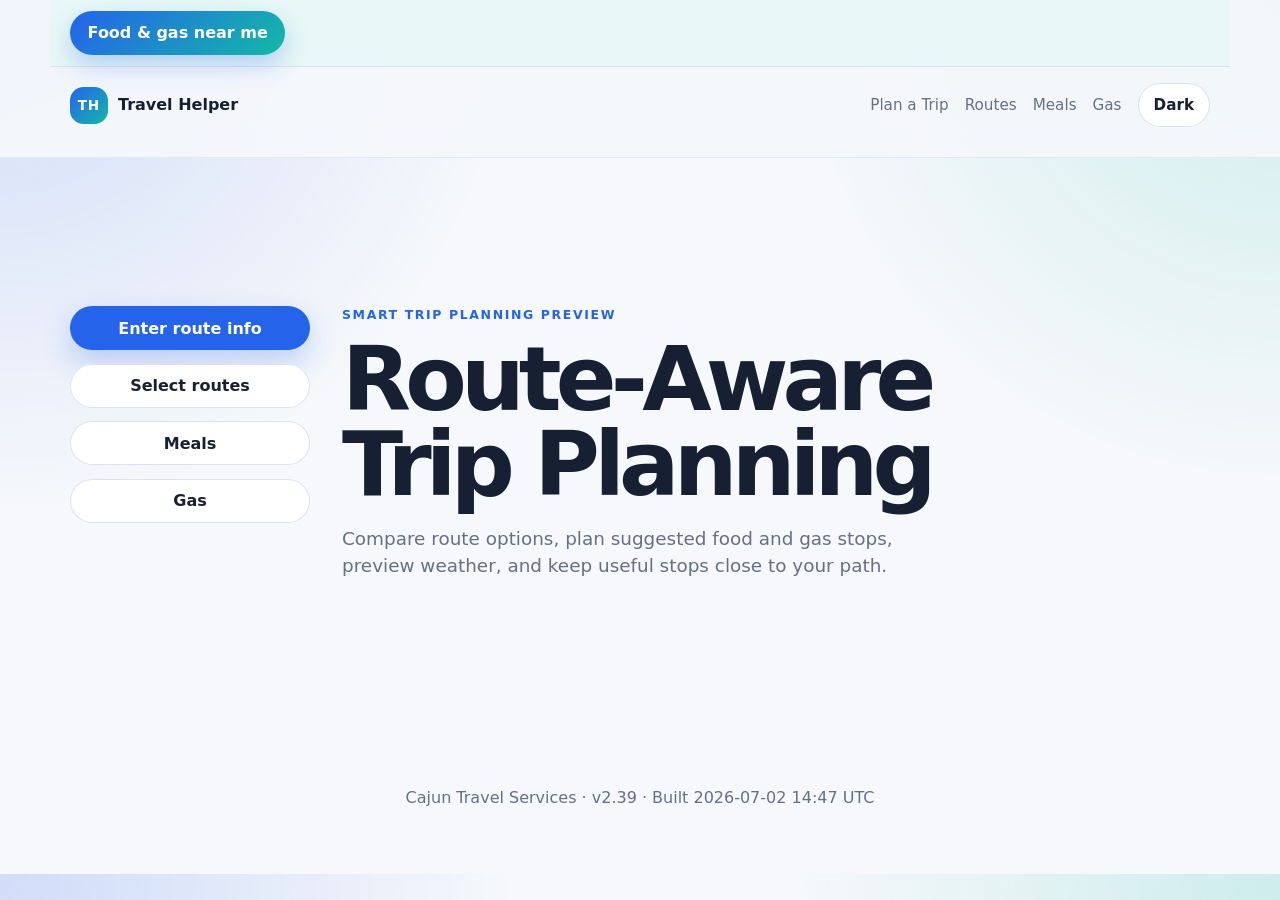
<file: index.html>
<!doctype html>
<html lang="en">
  <head>
    <meta charset="UTF-8" />
    <meta name="viewport" content="width=device-width, initial-scale=1.0" />
    <title>Travel Helper</title>
    <link rel="stylesheet" href="styles.css?v=2.39" />
  </head>
  <body data-current-page="home">
    <header class="site-header">
      <div class="site-utility-bar" aria-label="Quick actions">
        <button type="button" class="near-me-trigger" id="nearMeButton" aria-label="Find food and gas near your current location">
          <span class="near-me-trigger-text" id="nearMeButtonText">Food &amp; gas near me</span>
          <span class="wait-cursor near-me-wait" id="nearMeWait" hidden aria-hidden="true"></span>
        </button>
        <p class="near-me-status" id="nearMeStatus" role="status" aria-live="polite"></p>
      </div>
      <nav class="nav" aria-label="Primary navigation">
        <a class="brand" href="index.html" aria-label="Travel Helper home">
          <span class="brand-mark">TH</span>
          <span>Travel Helper</span>
        </a>
        <div class="nav-actions">
          <a class="nav-link" href="route-info.html">Plan a Trip</a>
          <a class="nav-link" href="routes.html">Routes</a>
          <a class="nav-link" href="meals.html">Meals</a>
          <a class="nav-link" href="gas.html">Gas</a>
          <button class="theme-toggle" id="themeToggle" type="button" aria-label="Toggle dark mode">
            <span id="themeLabel">Dark</span>
          </button>
        </div>
      </nav>
      <div class="near-me-bar" aria-label="Food and gas near your current location">
        <div class="near-me-results restaurant-list" id="nearMeResults" hidden></div>
      </div>
    </header>

    <main id="top">
      <section class="hero">
        <div class="hero-copy">
          <p class="eyebrow">Smart trip planning preview</p>
          <h1>Route-Aware Trip Planning</h1>
          <p class="hero-text">
            Compare route options, plan suggested food and gas stops, preview weather, and keep
            useful stops close to your path.
          </p>
          <div class="hero-actions page-actions" aria-label="Trip planning pages">
            <a class="button button-primary" href="route-info.html">Enter route info</a>
            <a class="button button-secondary" href="routes.html">Select routes</a>
            <a class="button button-secondary" href="meals.html">Meals</a>
            <a class="button button-secondary" href="gas.html">Gas</a>
          </div>
        </div>
      </section>
    </main>

    <footer class="site-footer">
      <p>Cajun Travel Services · v2.39 · Built 2026-07-02 14:47 UTC</p>
    </footer>

    <script type="module" src="js/pages/home.js?v=2.39"></script>
  </body>
</html>
</file>
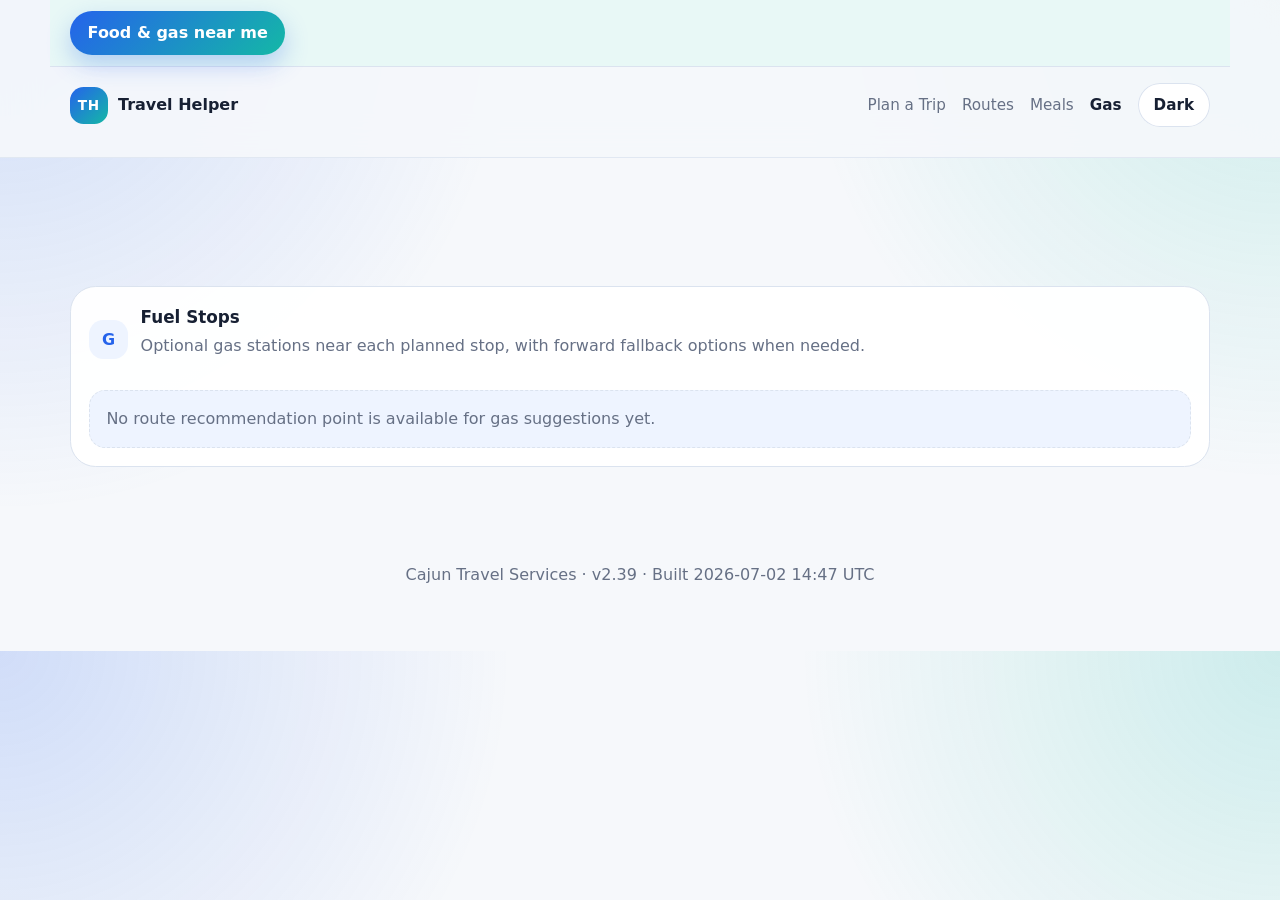
<file: gas.html>
<!doctype html>
<html lang="en">
  <head>
    <meta charset="UTF-8" />
    <meta name="viewport" content="width=device-width, initial-scale=1.0" />
    <title>Gas · Travel Helper</title>
    <link rel="stylesheet" href="styles.css?v=2.39" />
  </head>
  <body data-current-page="gas">
    <header class="site-header">
      <div class="site-utility-bar" aria-label="Quick actions">
        <button type="button" class="near-me-trigger" id="nearMeButton" aria-label="Find food and gas near your current location">
          <span class="near-me-trigger-text" id="nearMeButtonText">Food &amp; gas near me</span>
          <span class="wait-cursor near-me-wait" id="nearMeWait" hidden aria-hidden="true"></span>
        </button>
        <p class="near-me-status" id="nearMeStatus" role="status" aria-live="polite"></p>
      </div>
      <nav class="nav" aria-label="Primary navigation">
        <a class="brand" href="index.html" aria-label="Travel Helper home">
          <span class="brand-mark">TH</span>
          <span>Travel Helper</span>
        </a>
        <div class="nav-actions">
          <a class="nav-link" href="route-info.html">Plan a Trip</a>
          <a class="nav-link" href="routes.html">Routes</a>
          <a class="nav-link" href="meals.html">Meals</a>
          <a class="nav-link" href="gas.html">Gas</a>
          <button class="theme-toggle" id="themeToggle" type="button" aria-label="Toggle dark mode">
            <span id="themeLabel">Dark</span>
          </button>
        </div>
      </nav>
      <div class="near-me-bar" aria-label="Food and gas near your current location">
        <div class="near-me-results restaurant-list" id="nearMeResults" hidden></div>
      </div>
    </header>

    <main id="top">
      <section class="details-layout" aria-label="Gas recommendations">
        <article class="insight-card">
          <div class="card-header">
            <span class="icon-bubble">G</span>
            <div>
              <h3>Fuel Stops</h3>
              <p>Optional gas stations near each planned stop, with forward fallback options when needed.</p>
            </div>
          </div>
          <div id="gasPanel" class="empty-state">Select a route to load gas suggestions.</div>
        </article>
      </section>
    </main>

    <footer class="site-footer">
      <p>Cajun Travel Services · v2.39 · Built 2026-07-02 14:47 UTC</p>
    </footer>

    <script type="module" src="js/pages/gas.js?v=2.39"></script>
  </body>
</html>
</file>
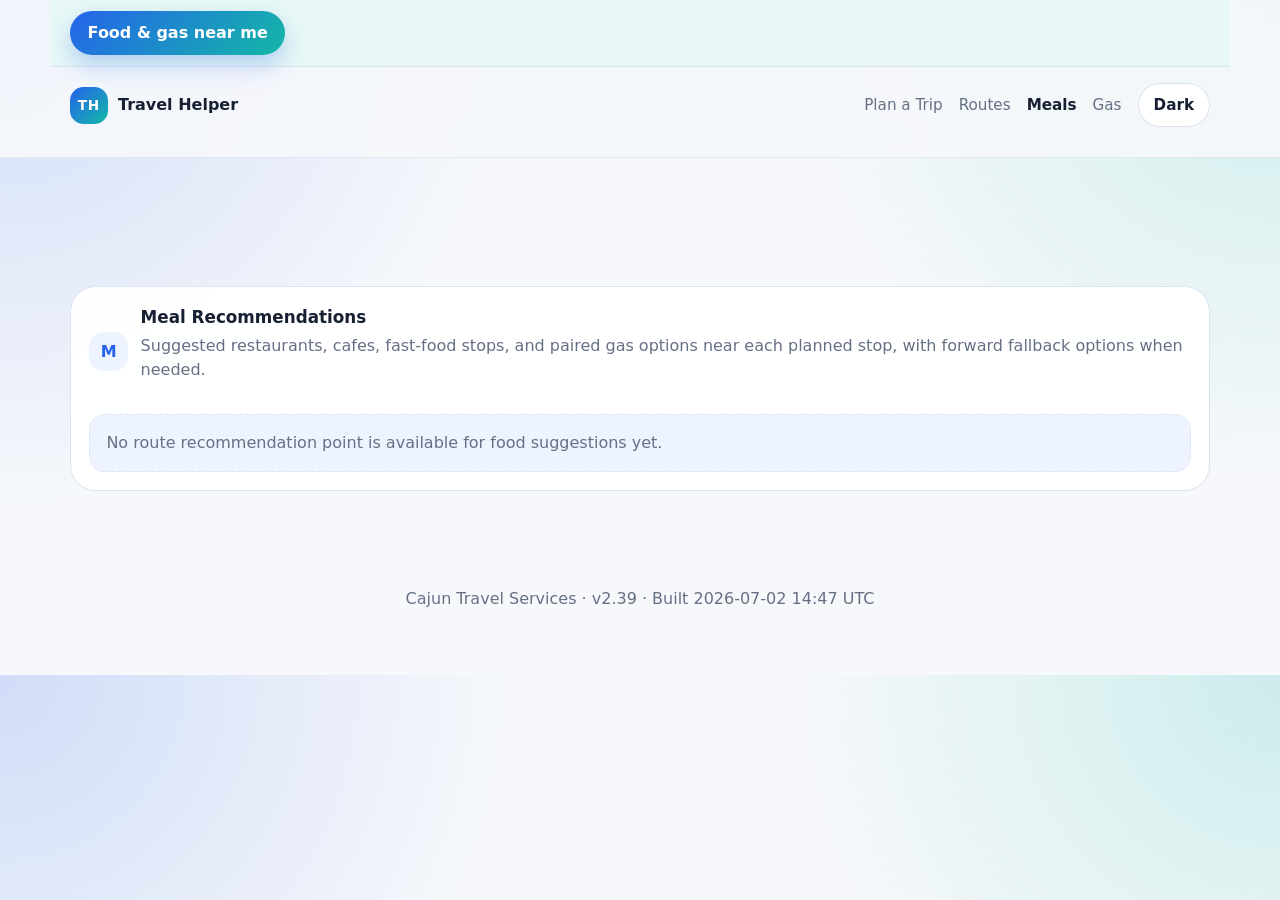
<file: meals.html>
<!doctype html>
<html lang="en">
  <head>
    <meta charset="UTF-8" />
    <meta name="viewport" content="width=device-width, initial-scale=1.0" />
    <title>Meals · Travel Helper</title>
    <link rel="stylesheet" href="styles.css?v=2.39" />
  </head>
  <body data-current-page="meals">
    <header class="site-header">
      <div class="site-utility-bar" aria-label="Quick actions">
        <button type="button" class="near-me-trigger" id="nearMeButton" aria-label="Find food and gas near your current location">
          <span class="near-me-trigger-text" id="nearMeButtonText">Food &amp; gas near me</span>
          <span class="wait-cursor near-me-wait" id="nearMeWait" hidden aria-hidden="true"></span>
        </button>
        <p class="near-me-status" id="nearMeStatus" role="status" aria-live="polite"></p>
      </div>
      <nav class="nav" aria-label="Primary navigation">
        <a class="brand" href="index.html" aria-label="Travel Helper home">
          <span class="brand-mark">TH</span>
          <span>Travel Helper</span>
        </a>
        <div class="nav-actions">
          <a class="nav-link" href="route-info.html">Plan a Trip</a>
          <a class="nav-link" href="routes.html">Routes</a>
          <a class="nav-link" href="meals.html">Meals</a>
          <a class="nav-link" href="gas.html">Gas</a>
          <button class="theme-toggle" id="themeToggle" type="button" aria-label="Toggle dark mode">
            <span id="themeLabel">Dark</span>
          </button>
        </div>
      </nav>
      <div class="near-me-bar" aria-label="Food and gas near your current location">
        <div class="near-me-results restaurant-list" id="nearMeResults" hidden></div>
      </div>
    </header>

    <main id="top">
      <section class="details-layout" aria-label="Meal recommendations">
        <article class="insight-card">
          <div class="card-header">
            <span class="icon-bubble">M</span>
            <div>
              <h3>Meal Recommendations</h3>
              <p>Suggested restaurants, cafes, fast-food stops, and paired gas options near each planned stop, with forward fallback options when needed.</p>
            </div>
          </div>
          <div class="restaurant-list" id="restaurantList"></div>
        </article>
      </section>
    </main>

    <footer class="site-footer">
      <p>Cajun Travel Services · v2.39 · Built 2026-07-02 14:47 UTC</p>
    </footer>

    <script type="module" src="js/pages/meals.js?v=2.39"></script>
  </body>
</html>
</file>
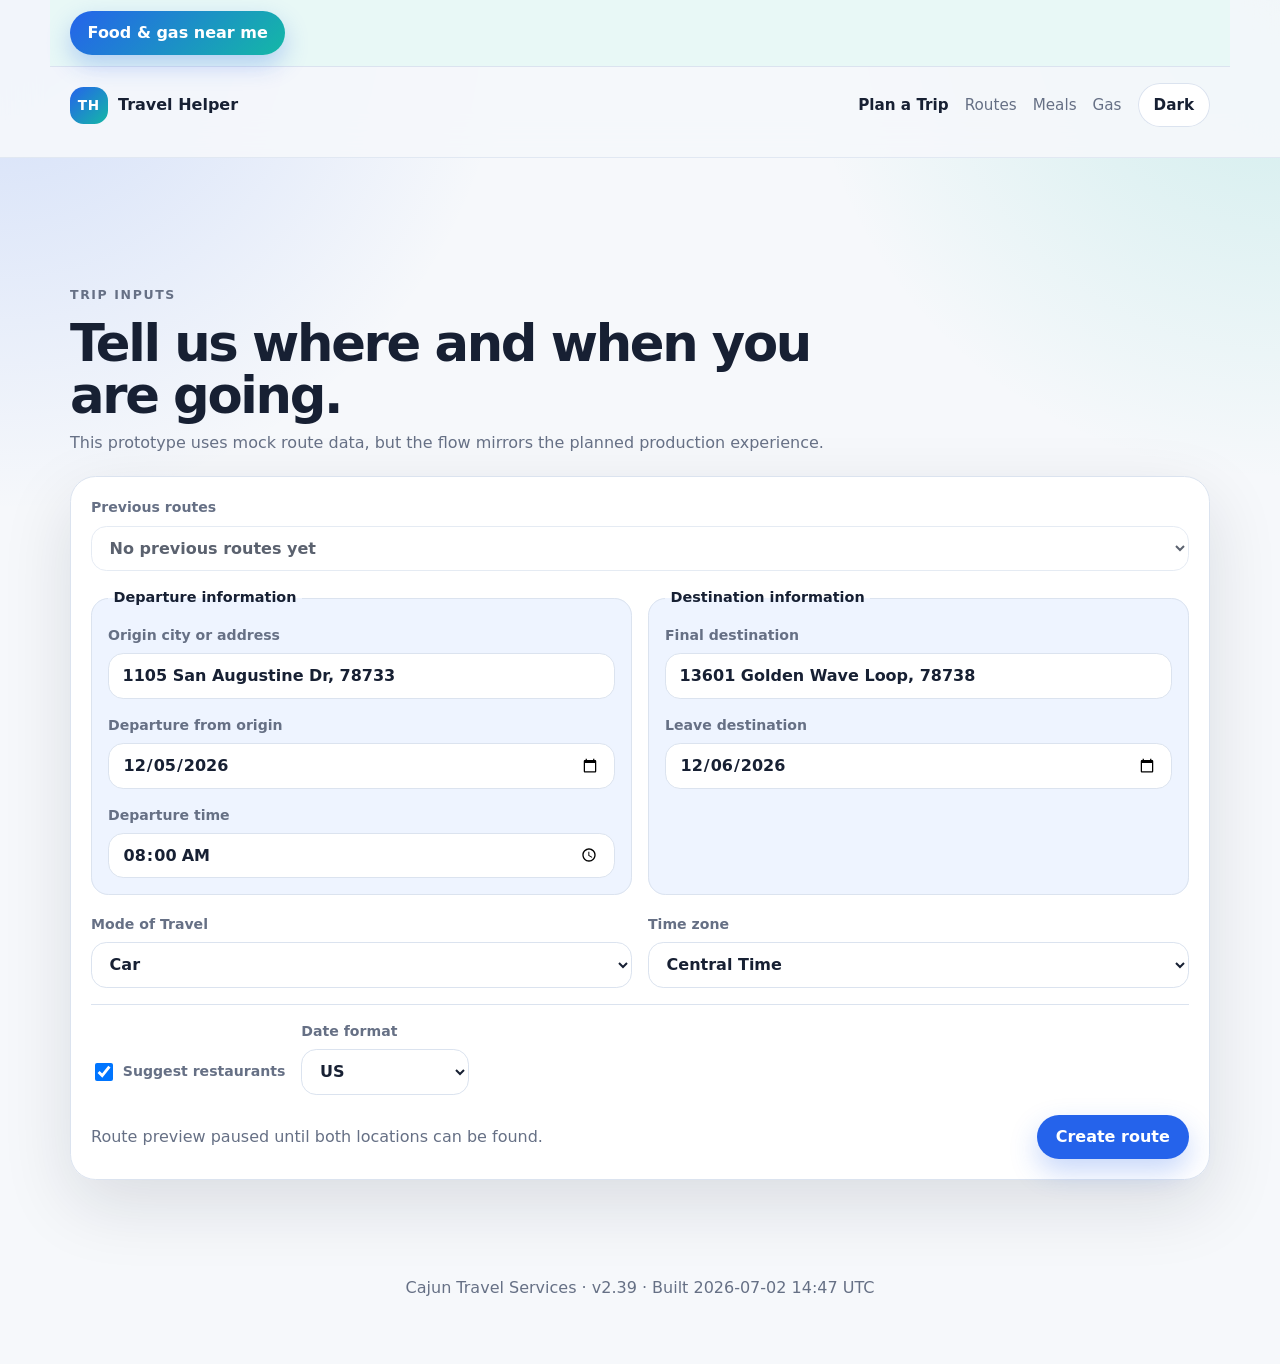
<file: route-info.html>
<!doctype html>
<html lang="en">
  <head>
    <meta charset="UTF-8" />
    <meta name="viewport" content="width=device-width, initial-scale=1.0" />
    <title>Route Info · Travel Helper</title>
    <link rel="stylesheet" href="styles.css?v=2.39" />
  </head>
  <body data-current-page="route-info">
    <header class="site-header">
      <div class="site-utility-bar" aria-label="Quick actions">
        <button type="button" class="near-me-trigger" id="nearMeButton" aria-label="Find food and gas near your current location">
          <span class="near-me-trigger-text" id="nearMeButtonText">Food &amp; gas near me</span>
          <span class="wait-cursor near-me-wait" id="nearMeWait" hidden aria-hidden="true"></span>
        </button>
        <p class="near-me-status" id="nearMeStatus" role="status" aria-live="polite"></p>
      </div>
      <nav class="nav" aria-label="Primary navigation">
        <a class="brand" href="index.html" aria-label="Travel Helper home">
          <span class="brand-mark">TH</span>
          <span>Travel Helper</span>
        </a>
        <div class="nav-actions">
          <a class="nav-link" href="route-info.html">Plan a Trip</a>
          <a class="nav-link" href="routes.html">Routes</a>
          <a class="nav-link" href="meals.html">Meals</a>
          <a class="nav-link" href="gas.html">Gas</a>
          <button class="theme-toggle" id="themeToggle" type="button" aria-label="Toggle dark mode">
            <span id="themeLabel">Dark</span>
          </button>
        </div>
      </nav>
      <div class="near-me-bar" aria-label="Food and gas near your current location">
        <div class="near-me-results restaurant-list" id="nearMeResults" hidden></div>
      </div>
    </header>

    <main id="top">
      <section class="planner-section" id="planner" aria-labelledby="plannerTitle">
        <div class="section-heading">
          <p class="eyebrow">Trip inputs</p>
          <h2 id="plannerTitle">Tell us where and when you are going.</h2>
          <p>
            This prototype uses mock route data, but the flow mirrors the planned production
            experience.
          </p>
        </div>

        <form class="planner-card" id="tripForm">
          <label class="recent-routes-label">
            Previous routes
            <select id="recentRoutesSelect" name="recentRoutes" aria-label="Previous routes">
              <option value="">Select a previous route...</option>
            </select>
          </label>

          <div class="form-grid">
            <div class="form-columns">
              <fieldset class="form-column">
                <legend>Departure information</legend>
                <label>
                  Origin city or address
                  <input
                    id="origin"
                    name="origin"
                    type="text"
                    placeholder="1105 San Augustine Dr, 78733"
                    list="originSuggestions"
                    autocomplete="street-address"
                    required
                  />
                  <datalist id="originSuggestions"></datalist>
                </label>
                <label>
                  Departure from origin
                  <input id="departDate" name="departDate" type="date" required />
                </label>
                <label>
                  Departure time
                  <input id="departTime" name="departTime" type="time" value="08:00" required />
                </label>
              </fieldset>
              <fieldset class="form-column">
                <legend>Destination information</legend>
                <label>
                  Final destination
                  <input
                    id="destination"
                    name="destination"
                    type="text"
                    placeholder="13601 Golden Wave Loop, 78738"
                    list="destinationSuggestions"
                    autocomplete="street-address"
                    required
                  />
                  <datalist id="destinationSuggestions"></datalist>
                </label>
                <label>
                  Leave destination
                  <input id="returnDate" name="returnDate" type="date" required />
                </label>
              </fieldset>
            </div>
            <div class="form-secondary-row">
              <label>
                Mode of Travel
                <select id="mode" name="mode">
                  <option>Car</option>
                  <option>Train</option>
                  <option>Bus</option>
                  <option>Airplane</option>
                </select>
              </label>
              <label>
                Time zone
                <select id="timezone" name="timezone">
                  <option value="America/Chicago">Central Time</option>
                  <option value="America/New_York">Eastern Time</option>
                  <option value="America/Denver">Mountain Time</option>
                  <option value="America/Los_Angeles">Pacific Time</option>
                  <option value="UTC">UTC</option>
                </select>
              </label>
            </div>
          </div>

          <div class="preference-row" aria-label="Trip preferences">
            <label class="check-option">
              <input id="restaurantToggle" type="checkbox" checked />
              Suggest restaurants
            </label>
            <label class="preference-select">
              Date format
              <select id="dateFormat">
                <option value="en-US">US</option>
                <option value="en-GB">International</option>
                <option value="de-DE">Germany</option>
                <option value="ja-JP">Japan</option>
              </select>
            </label>
          </div>

          <div class="form-footer">
            <p class="form-message" id="formMessage" role="status">
              Fill out the form to create route recommendations.
            </p>
            <button class="button button-primary" type="submit">Create route</button>
          </div>
        </form>
      </section>
    </main>

    <footer class="site-footer">
      <p>Cajun Travel Services · v2.39 · Built 2026-07-02 14:47 UTC</p>
    </footer>

    <script type="module" src="js/pages/route-info.js?v=2.39"></script>
  </body>
</html>
</file>
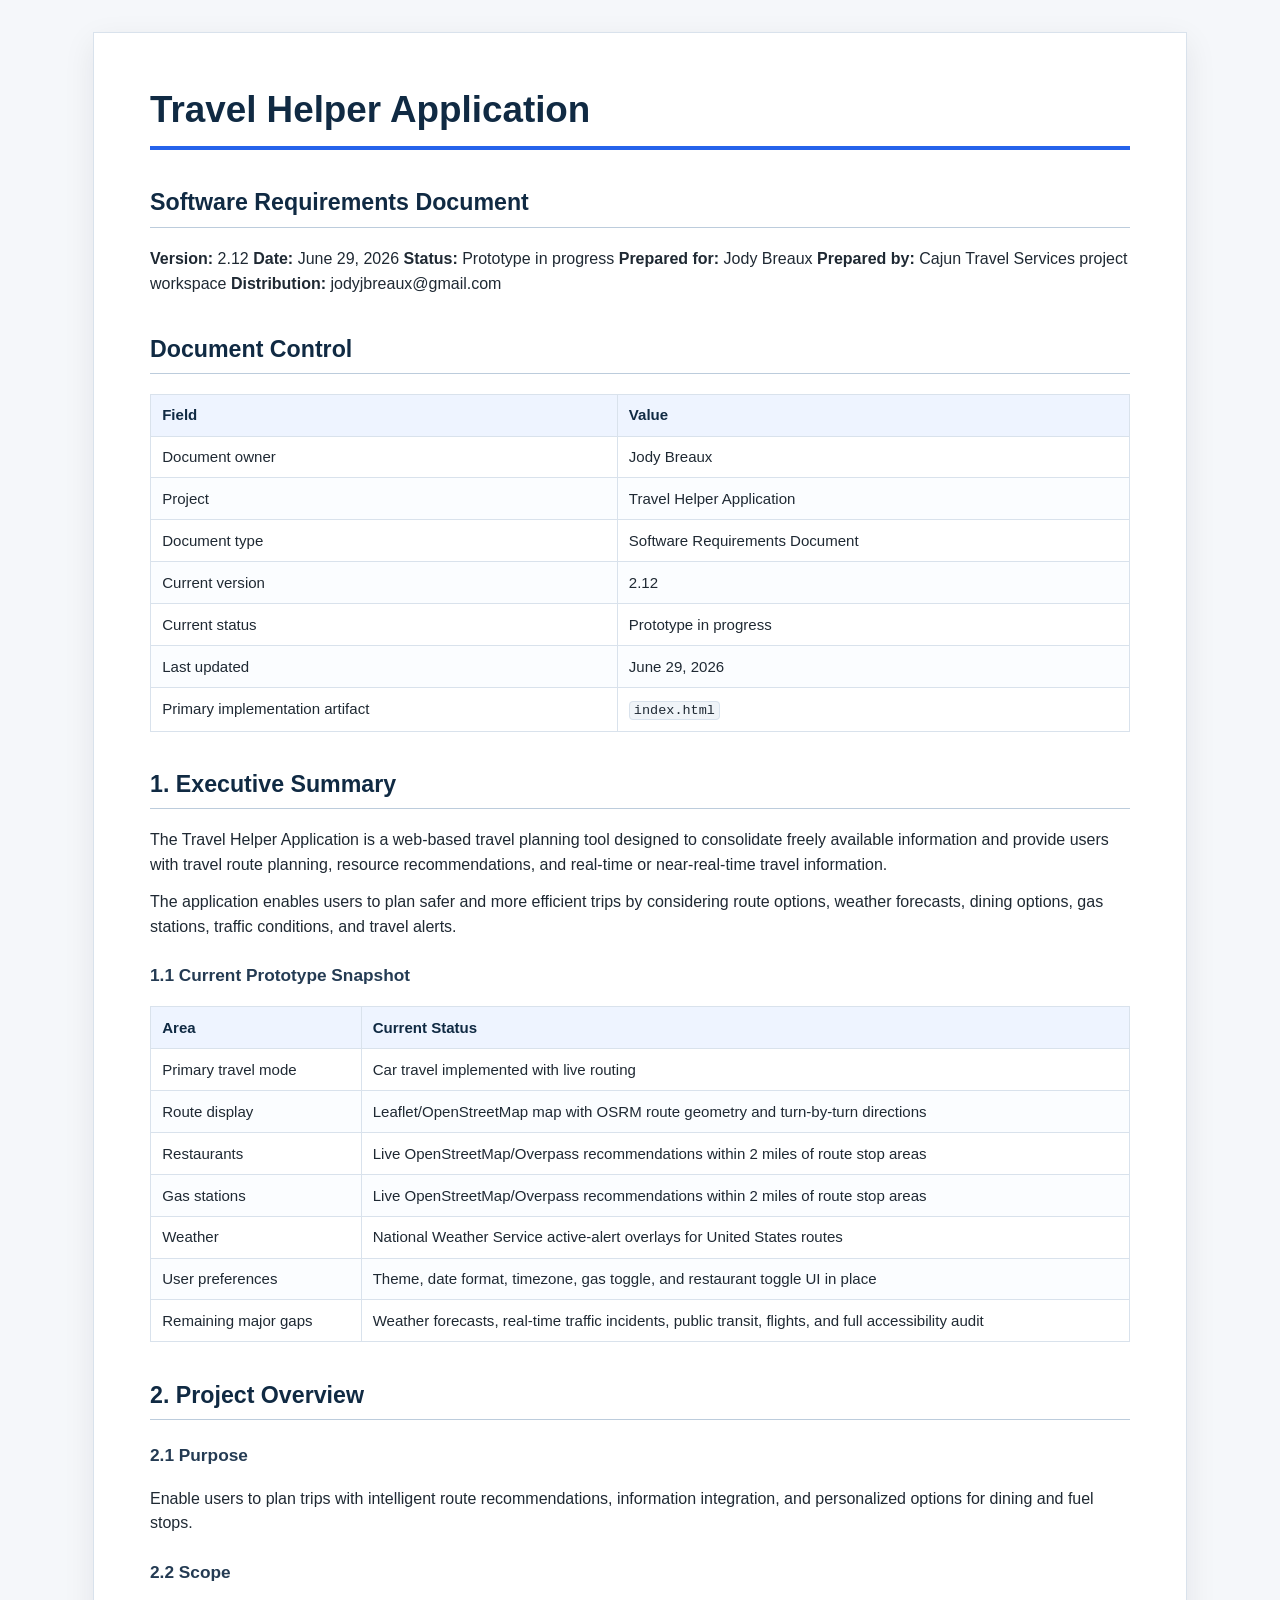
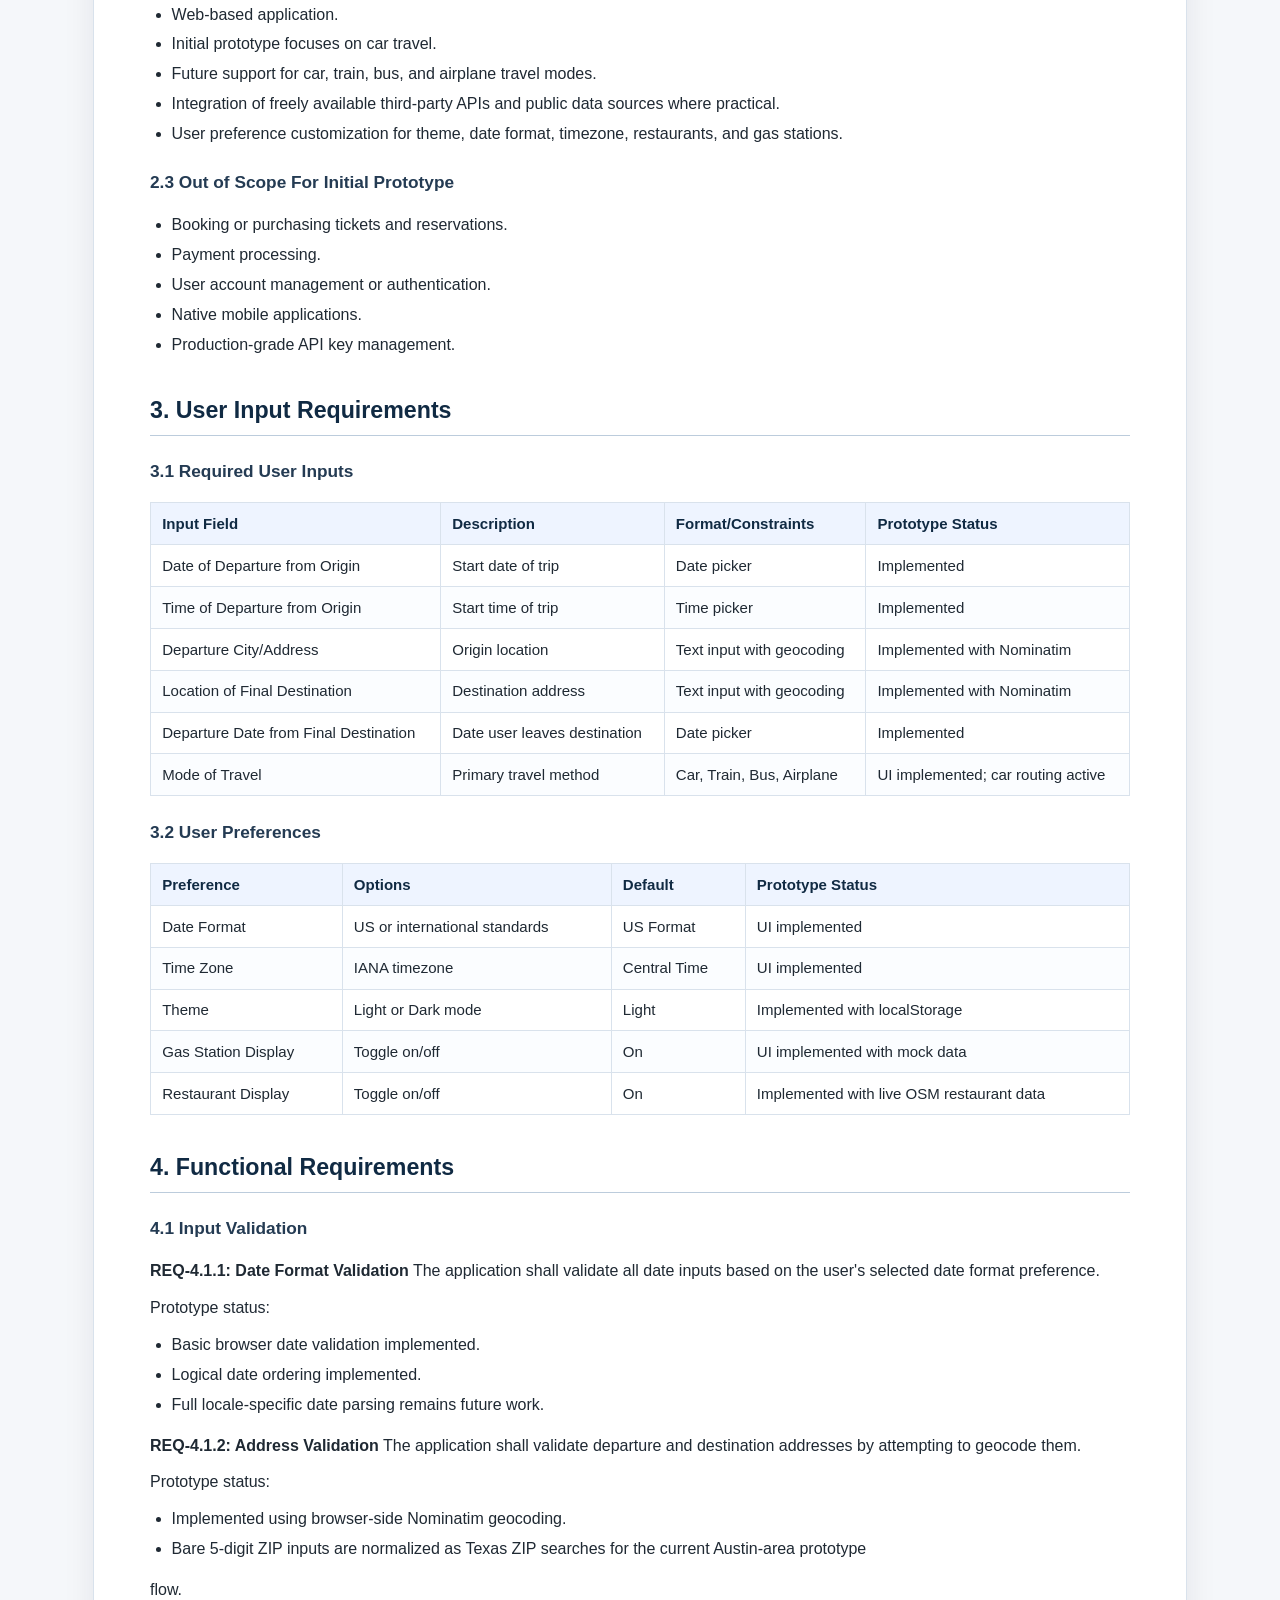
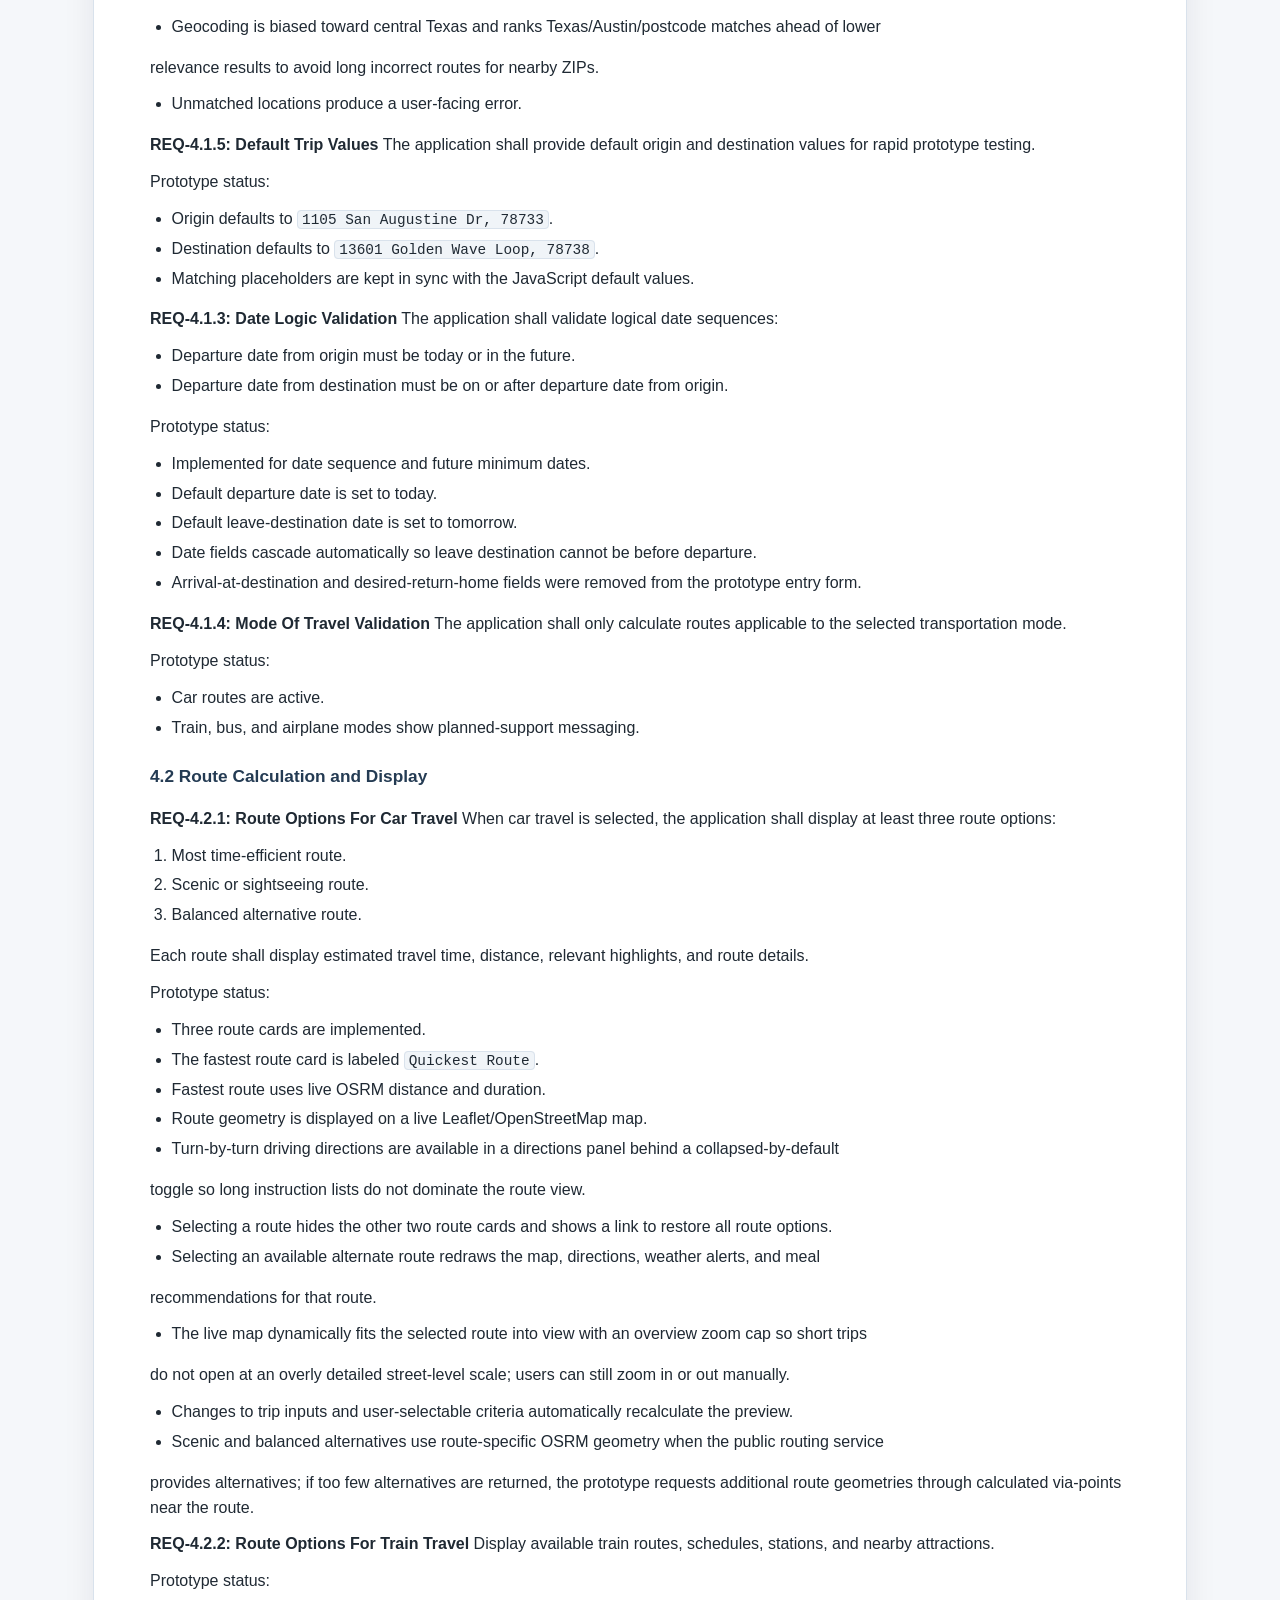
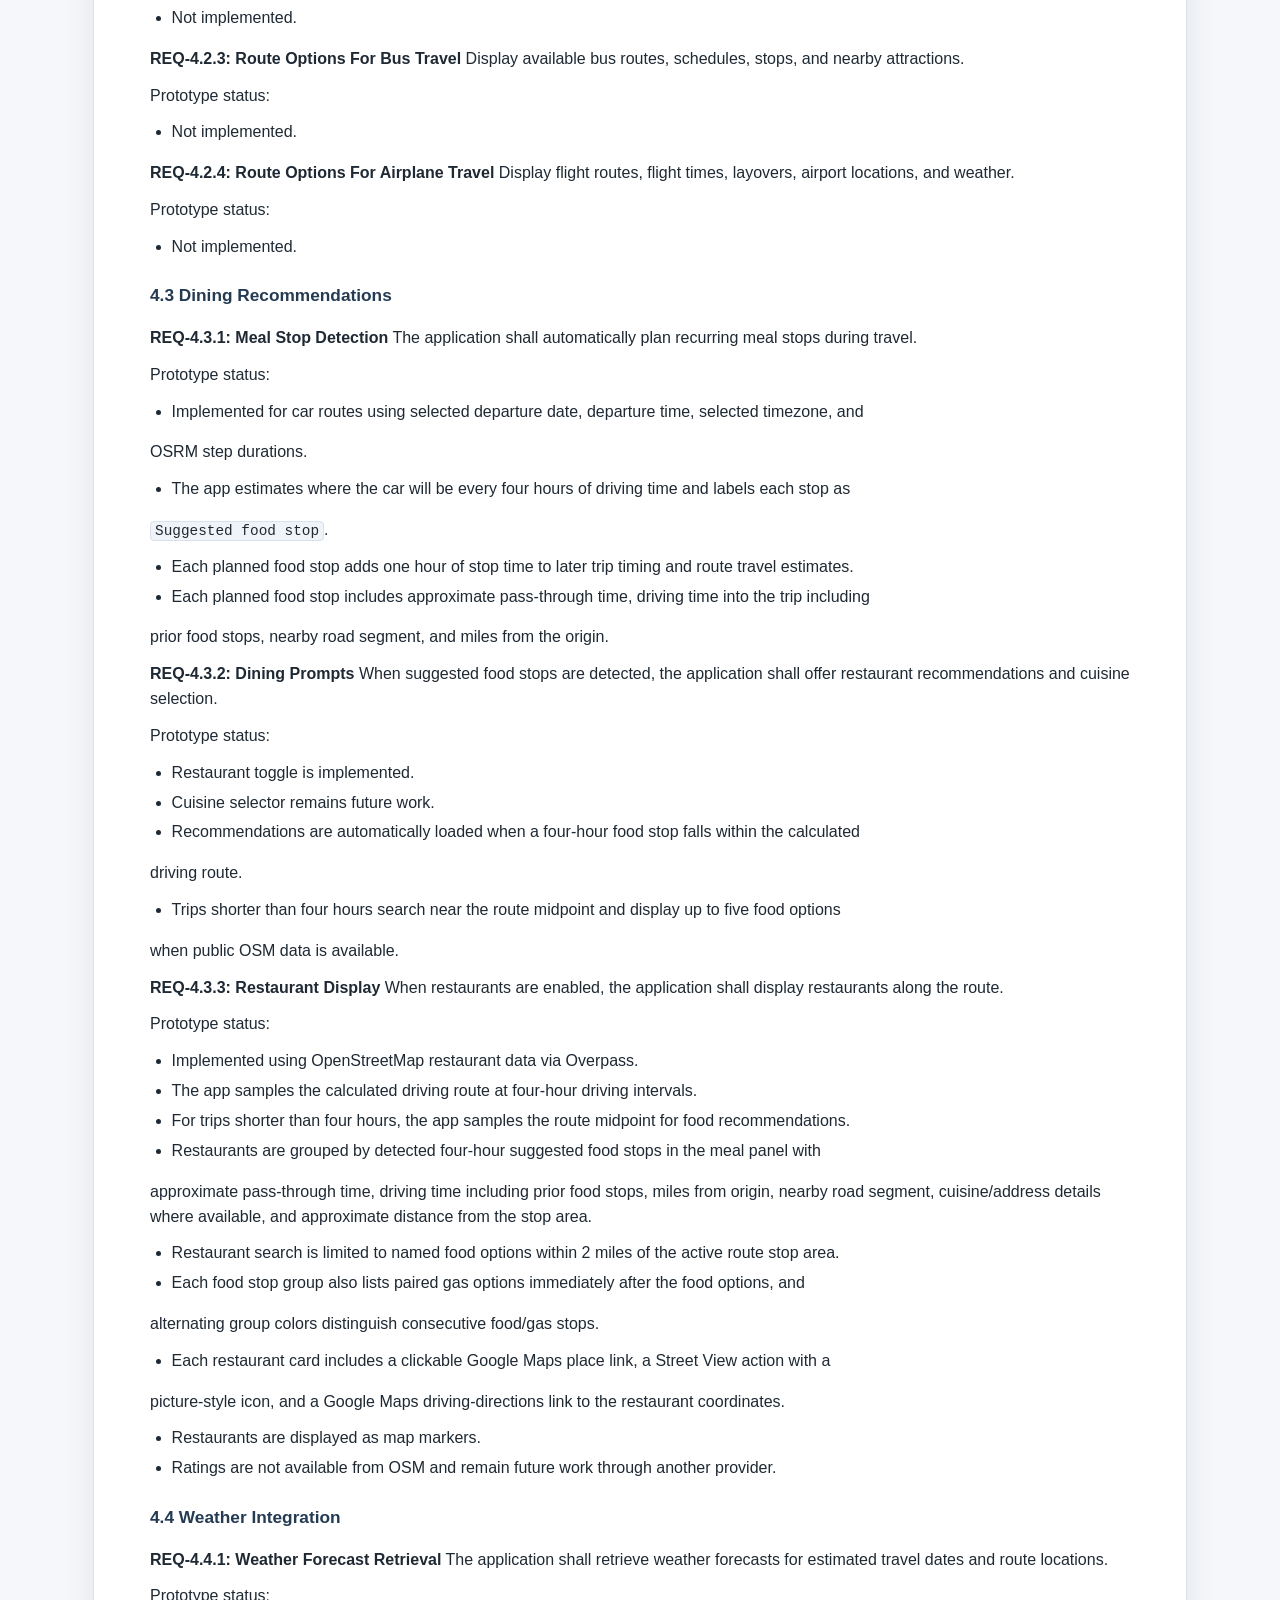
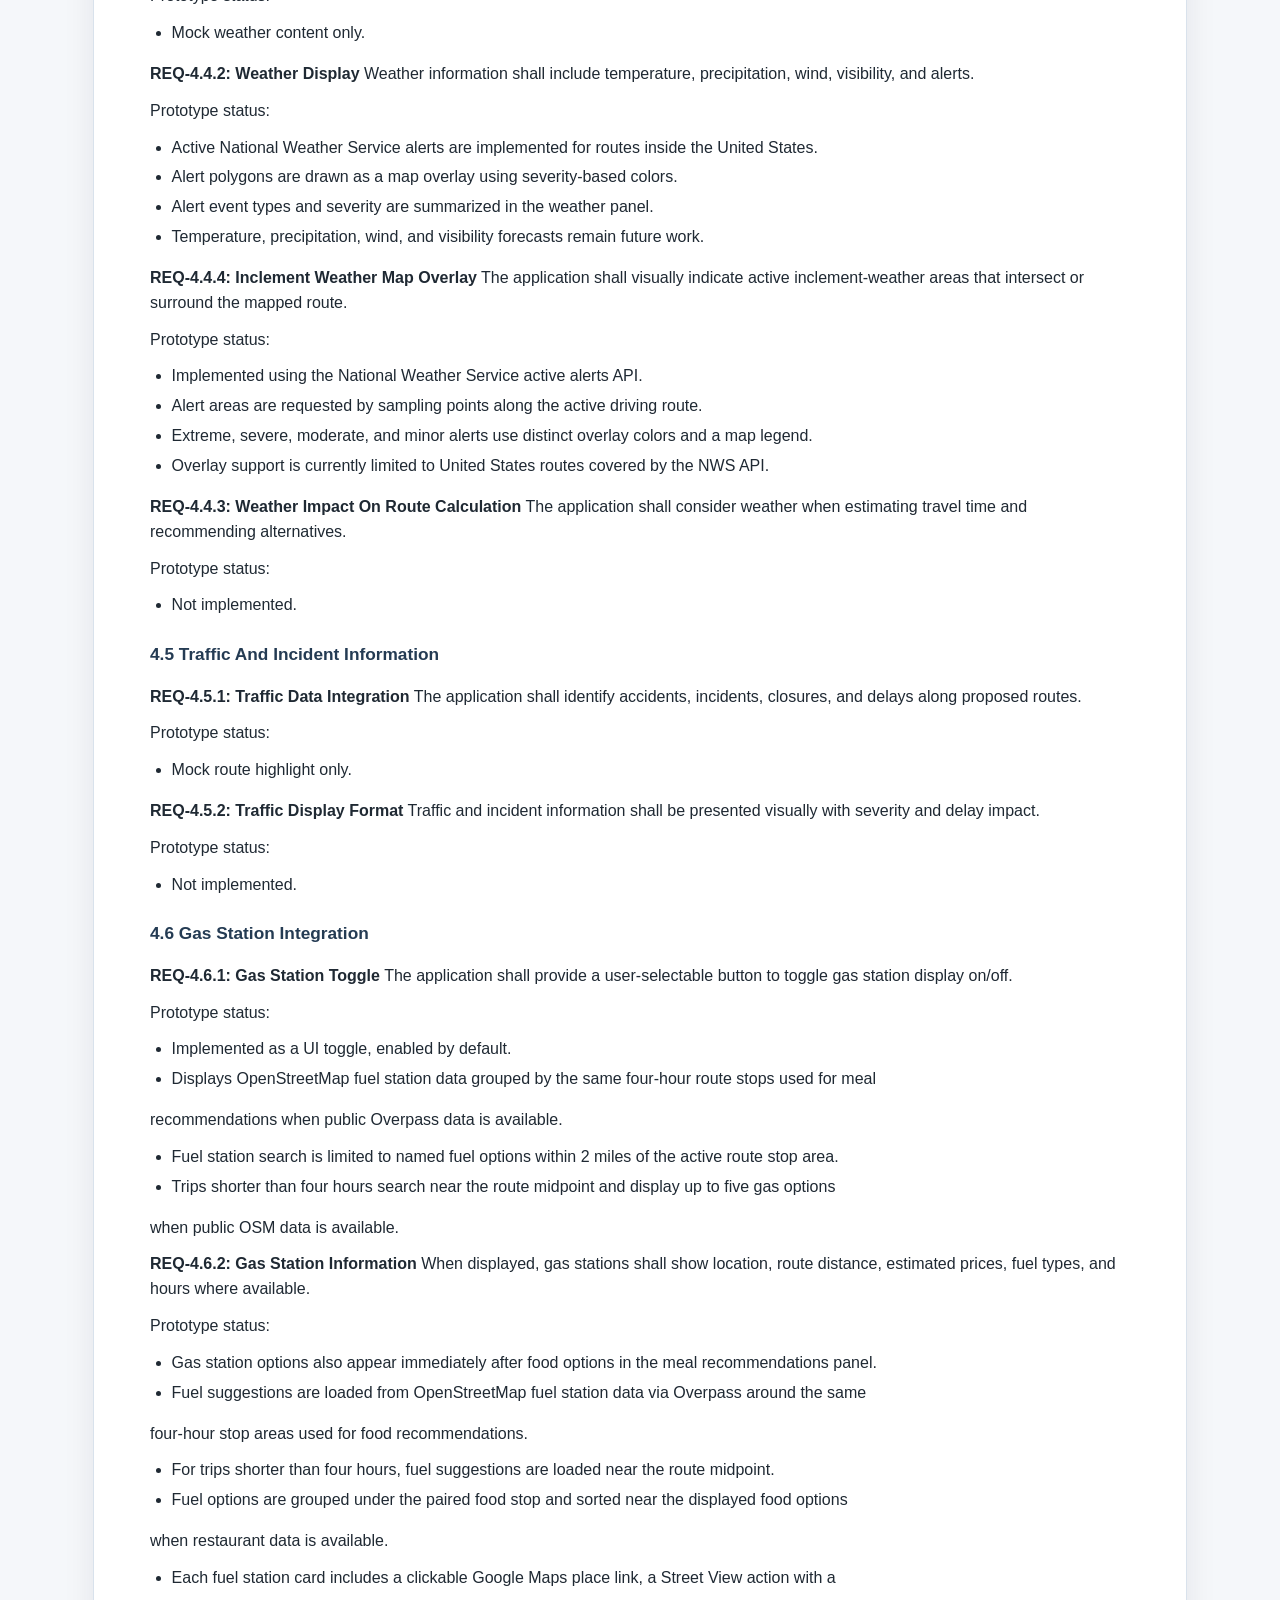
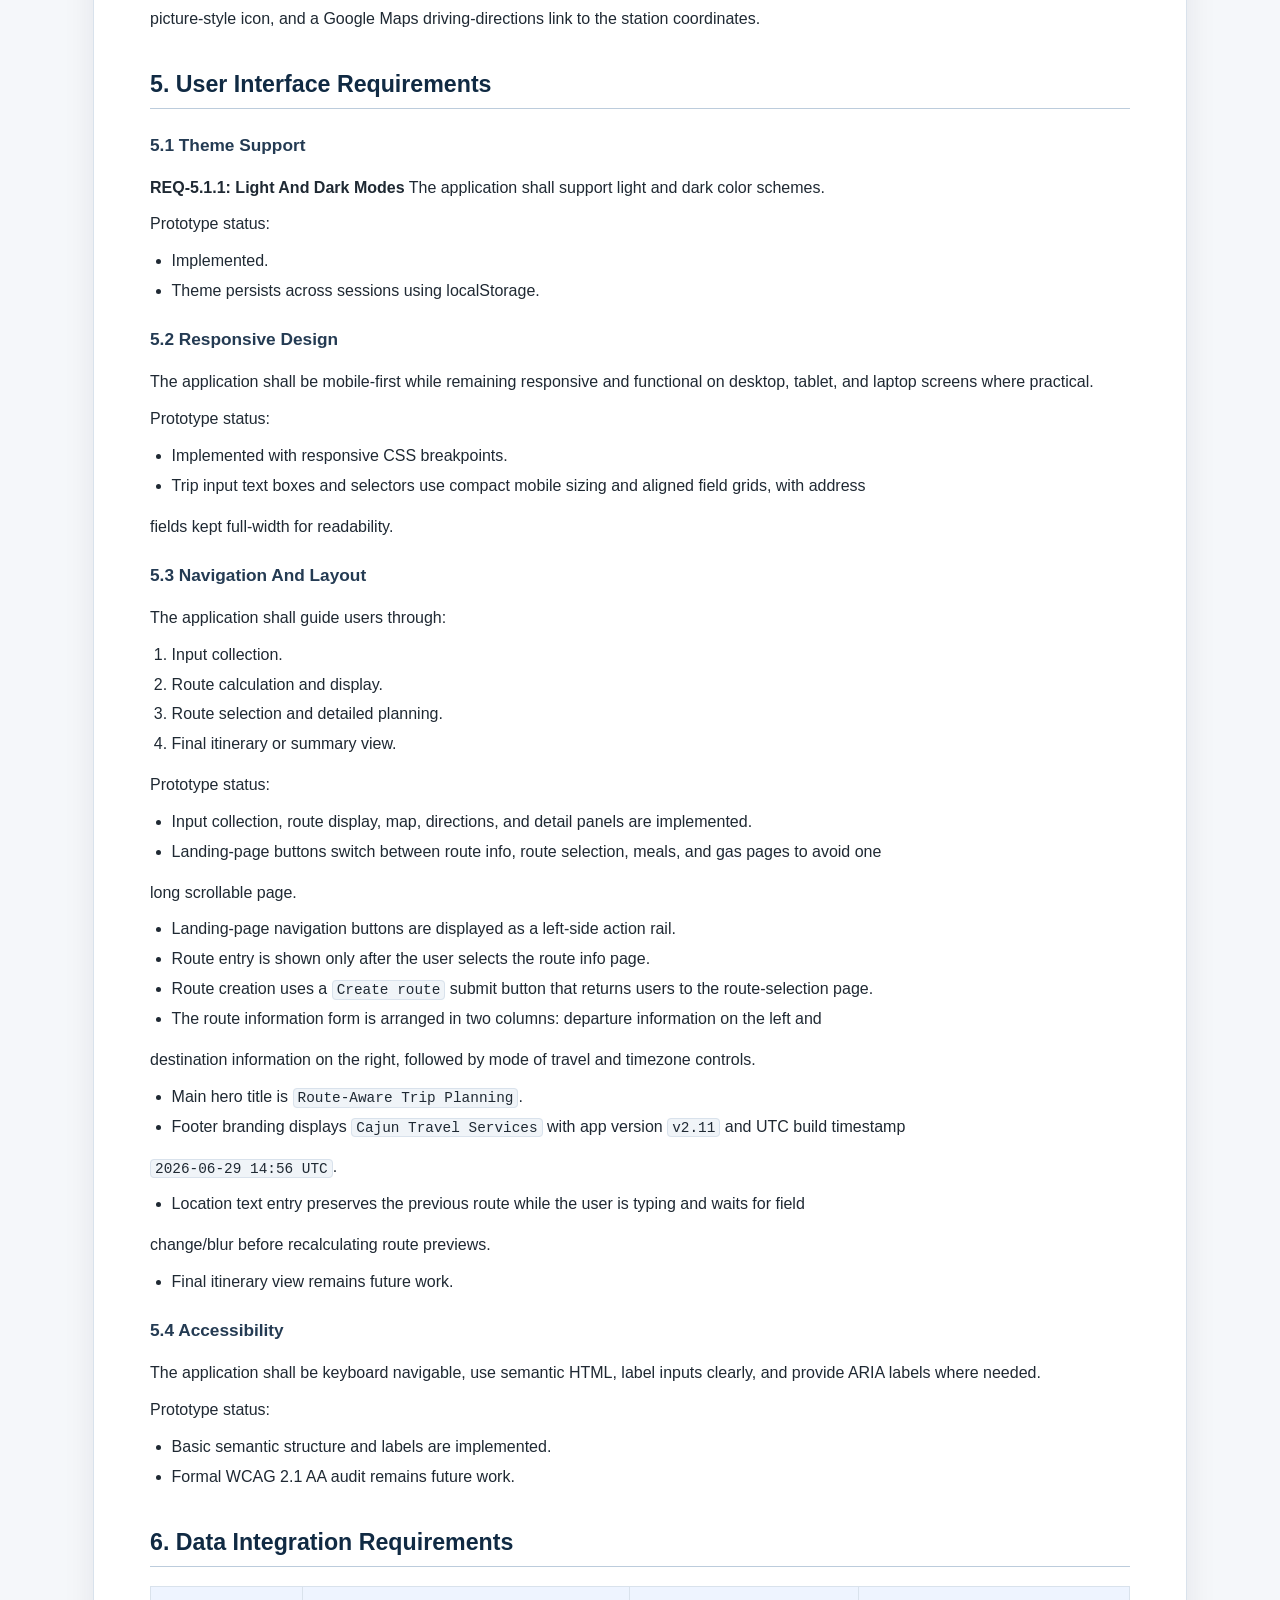
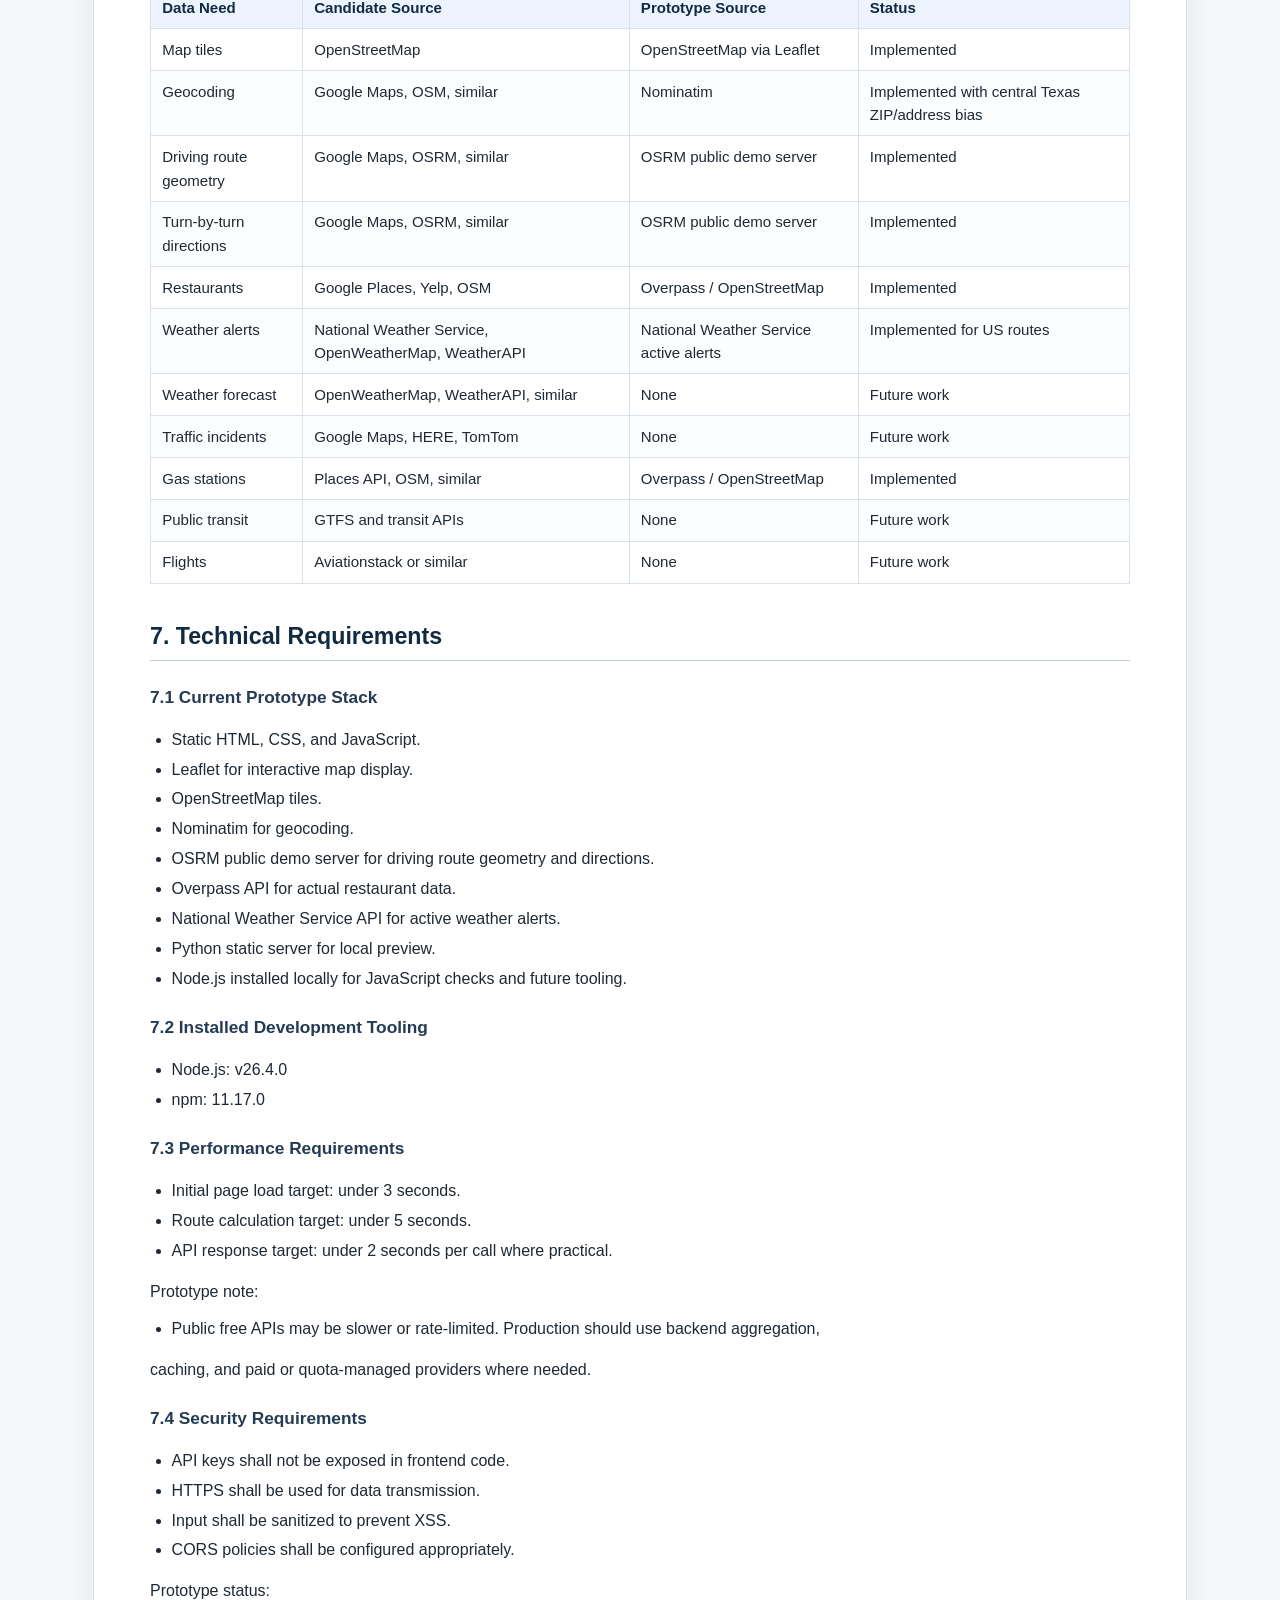
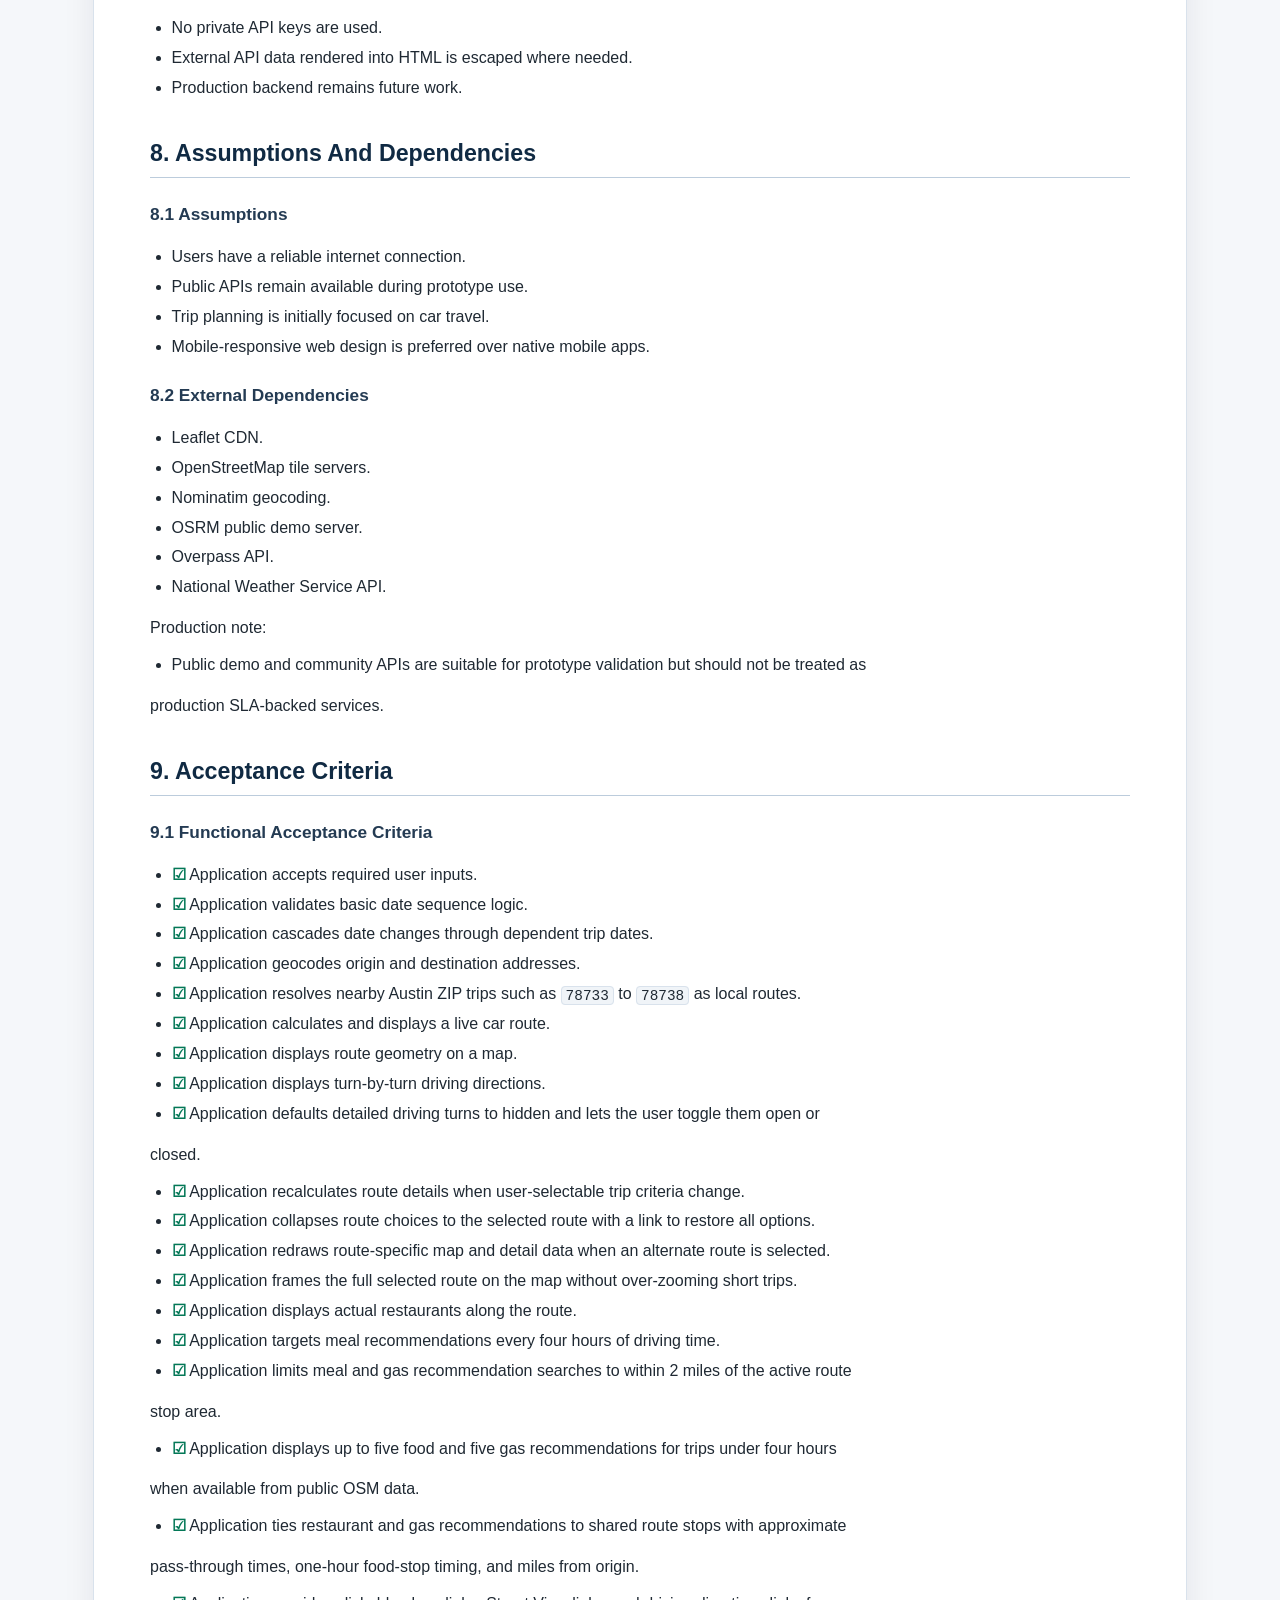
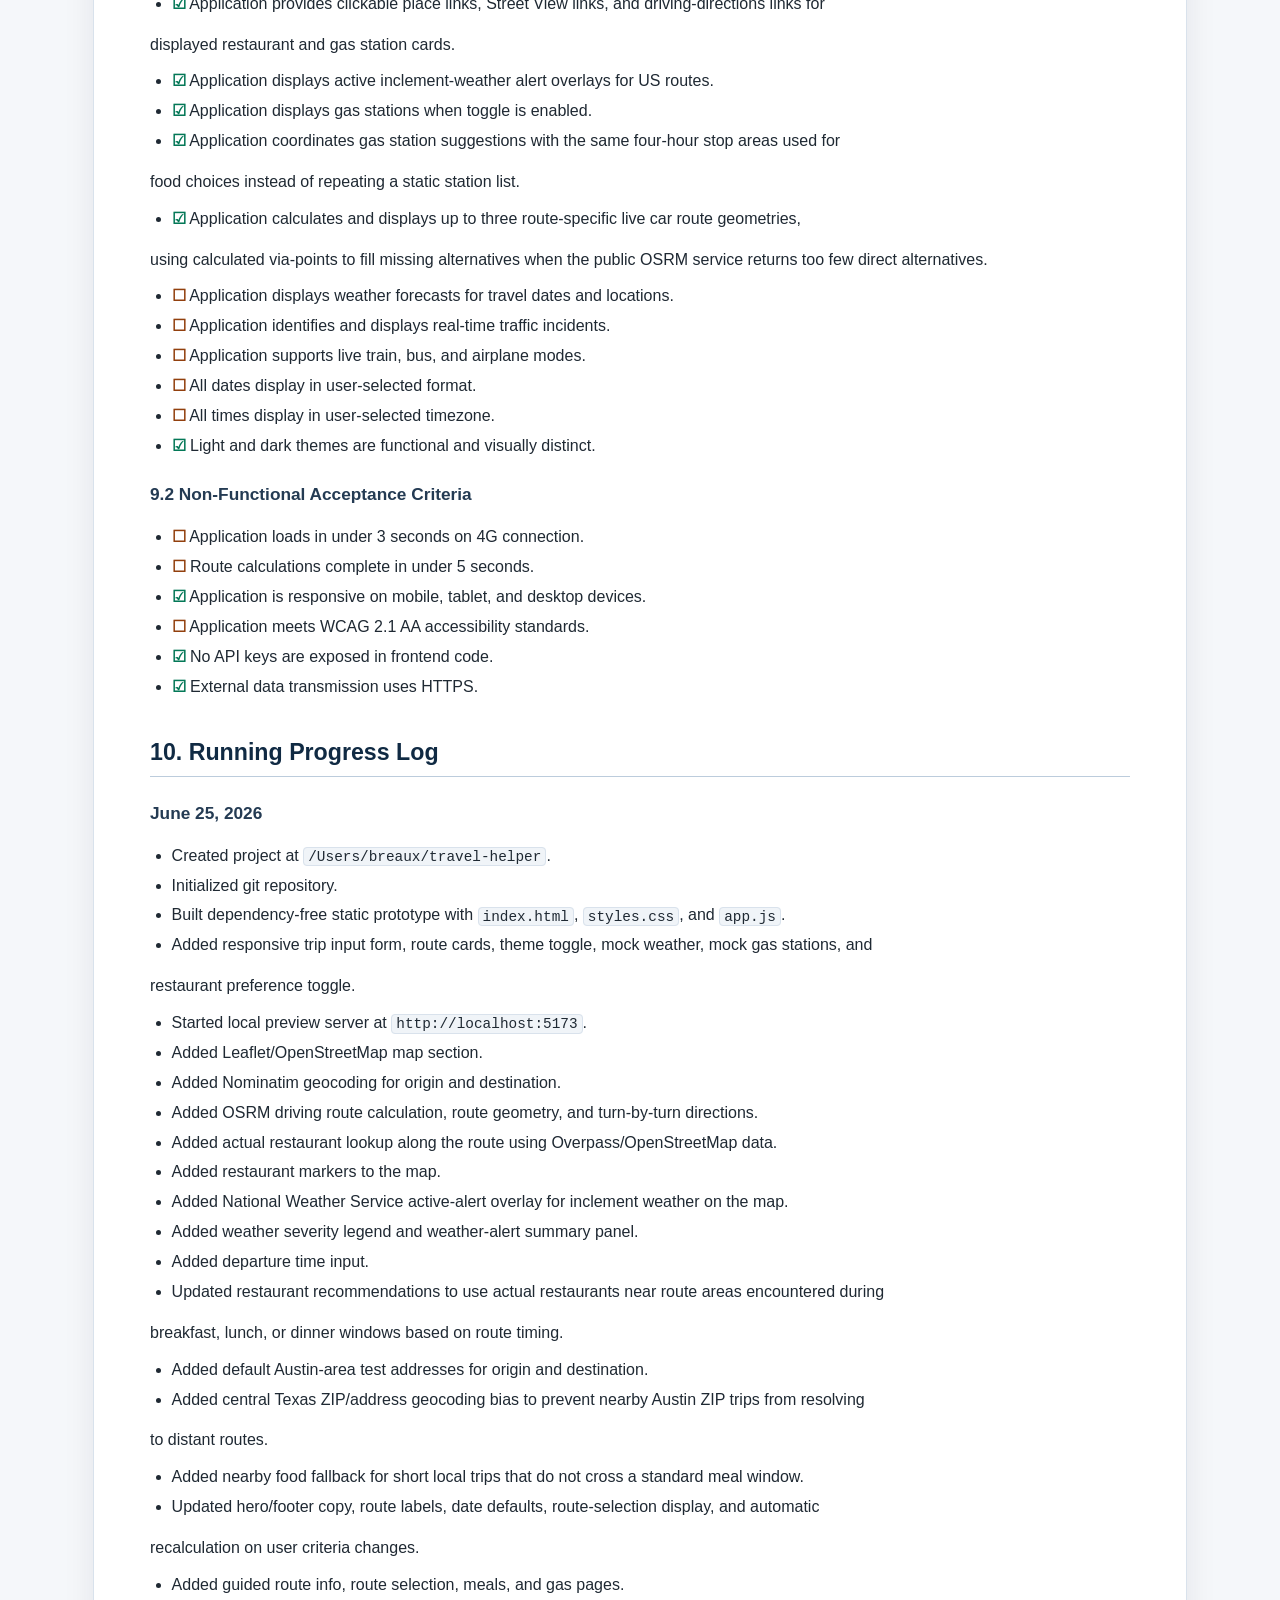
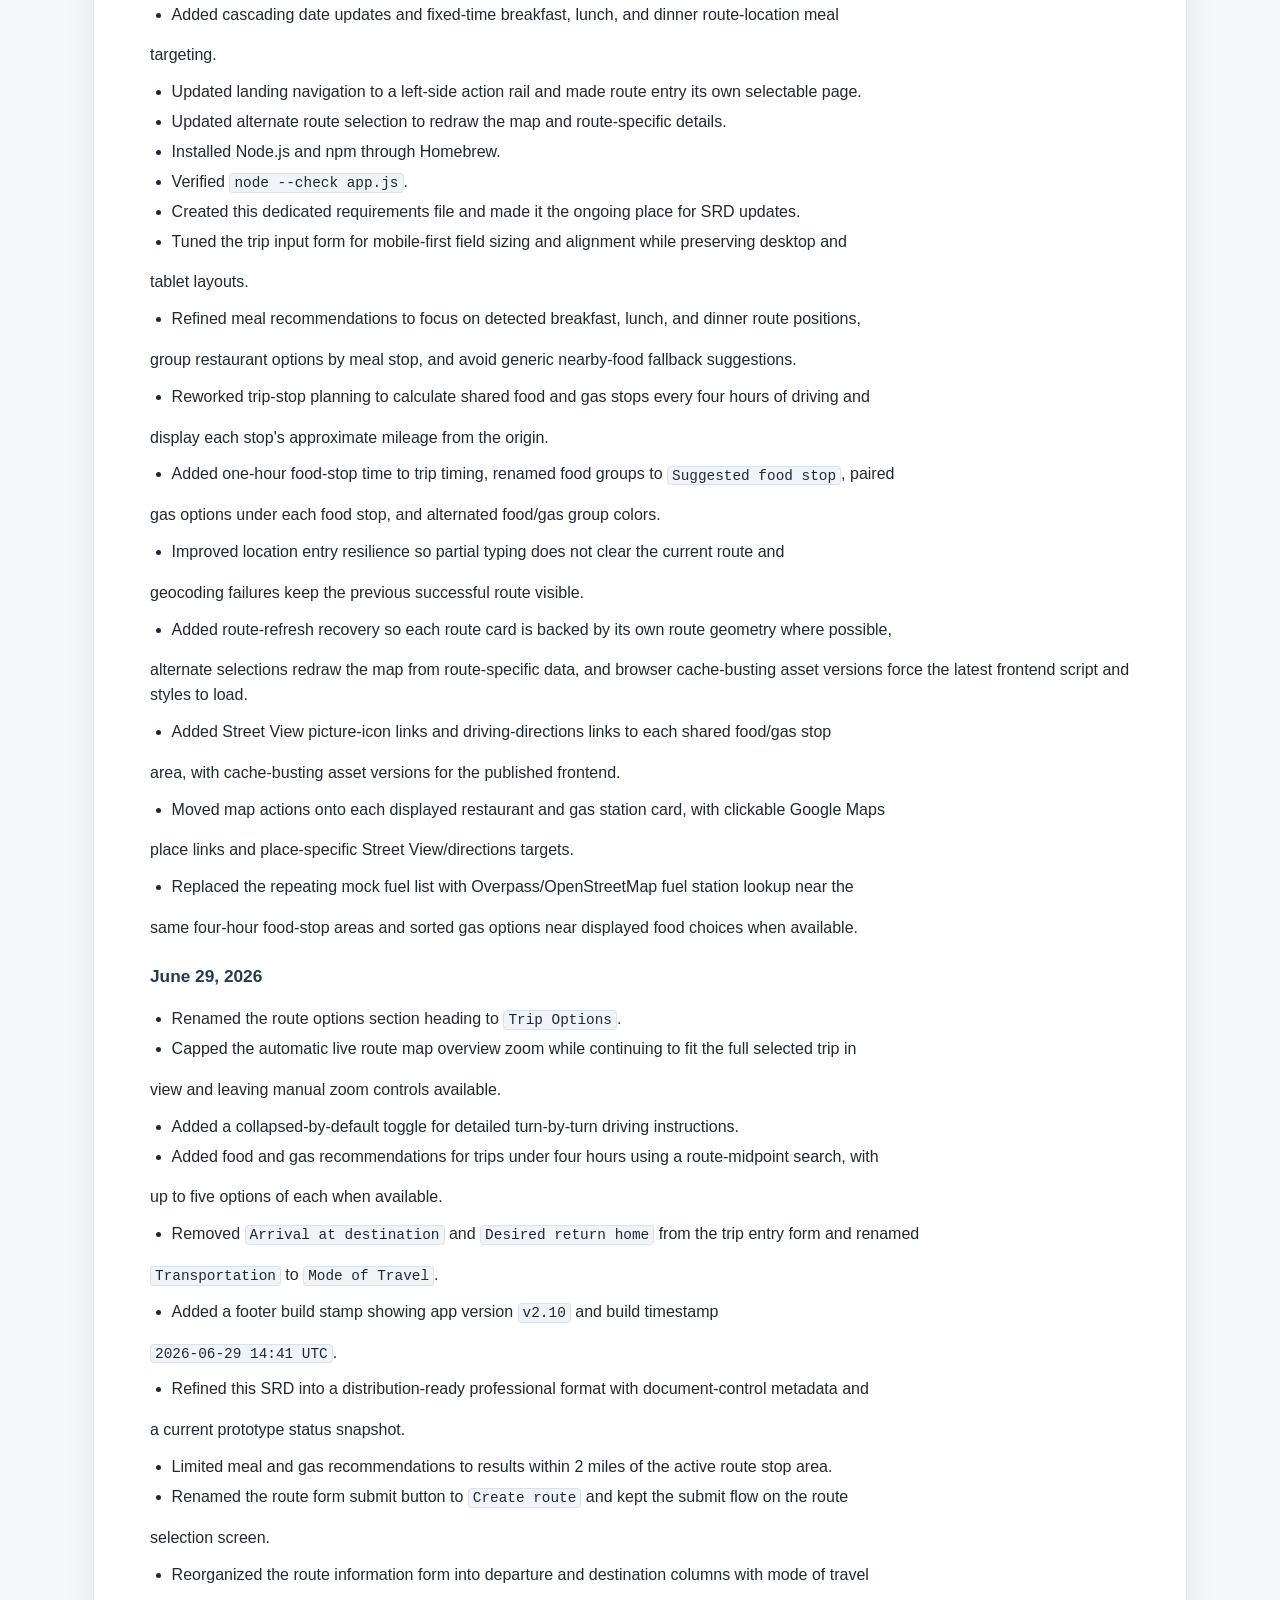
<file: Travel_Helper_Software_Requirements_v2.12.html>
<!doctype html>
<html lang="en">
<head>
  <meta charset="utf-8">
  <title>Travel Helper Application - Software Requirements Document v2.12</title>
  <style>
    :root { color-scheme: light; }
    body { font-family: -apple-system, BlinkMacSystemFont, "Segoe UI", Arial, sans-serif; color: #1f2933; line-height: 1.55; margin: 0; background: #f5f7fa; }
    main { max-width: 980px; margin: 32px auto; background: #fff; padding: 48px 56px; border: 1px solid #d9e2ec; box-shadow: 0 10px 30px rgba(15, 23, 42, 0.08); }
    h1 { color: #102a43; font-size: 2.3rem; margin: 0 0 0.2rem; border-bottom: 4px solid #2563eb; padding-bottom: 0.5rem; }
    h2 { color: #102a43; font-size: 1.45rem; margin-top: 2.2rem; border-bottom: 1px solid #bcccdc; padding-bottom: 0.35rem; }
    h3 { color: #243b53; font-size: 1.08rem; margin-top: 1.4rem; }
    p { margin: 0.75rem 0; }
    table { border-collapse: collapse; width: 100%; margin: 1rem 0 1.35rem; font-size: 0.94rem; }
    th, td { border: 1px solid #d9e2ec; padding: 0.55rem 0.7rem; vertical-align: top; }
    th { background: #eef4ff; color: #102a43; text-align: left; font-weight: 700; }
    tr:nth-child(even) td { background: #fbfdff; }
    ul, ol { margin: 0.7rem 0 1rem 1.35rem; padding: 0; }
    li { margin: 0.32rem 0; }
    code { background: #f0f4f8; border: 1px solid #d9e2ec; border-radius: 4px; padding: 0.05rem 0.25rem; font-family: "SFMono-Regular", Consolas, monospace; font-size: 0.9em; }
    .checked { color: #047857; font-weight: 700; }
    .unchecked { color: #92400e; font-weight: 700; }
    @media print { body { background: #fff; } main { box-shadow: none; border: none; margin: 0; padding: 24px; } h2 { break-after: avoid; } table { break-inside: avoid; } }
  </style>
</head>
<body>
<main>
<h1>Travel Helper Application</h1>
<h2>Software Requirements Document</h2>
<p><strong>Version:</strong> 2.12 <strong>Date:</strong> June 29, 2026 <strong>Status:</strong> Prototype in progress <strong>Prepared for:</strong> Jody Breaux <strong>Prepared by:</strong> Cajun Travel Services project workspace <strong>Distribution:</strong> jodyjbreaux@gmail.com</p>
<h2>Document Control</h2>
<table><thead><tr><th>Field</th><th>Value</th></tr></thead><tbody>
<tr><td>Document owner</td><td>Jody Breaux</td></tr>
<tr><td>Project</td><td>Travel Helper Application</td></tr>
<tr><td>Document type</td><td>Software Requirements Document</td></tr>
<tr><td>Current version</td><td>2.12</td></tr>
<tr><td>Current status</td><td>Prototype in progress</td></tr>
<tr><td>Last updated</td><td>June 29, 2026</td></tr>
<tr><td>Primary implementation artifact</td><td><code>index.html</code></td></tr>
</tbody></table>
<h2>1. Executive Summary</h2>
<p>The Travel Helper Application is a web-based travel planning tool designed to consolidate freely available information and provide users with travel route planning, resource recommendations, and real-time or near-real-time travel information.</p>
<p>The application enables users to plan safer and more efficient trips by considering route options, weather forecasts, dining options, gas stations, traffic conditions, and travel alerts.</p>
<h3>1.1 Current Prototype Snapshot</h3>
<table><thead><tr><th>Area</th><th>Current Status</th></tr></thead><tbody>
<tr><td>Primary travel mode</td><td>Car travel implemented with live routing</td></tr>
<tr><td>Route display</td><td>Leaflet/OpenStreetMap map with OSRM route geometry and turn-by-turn directions</td></tr>
<tr><td>Restaurants</td><td>Live OpenStreetMap/Overpass recommendations within 2 miles of route stop areas</td></tr>
<tr><td>Gas stations</td><td>Live OpenStreetMap/Overpass recommendations within 2 miles of route stop areas</td></tr>
<tr><td>Weather</td><td>National Weather Service active-alert overlays for United States routes</td></tr>
<tr><td>User preferences</td><td>Theme, date format, timezone, gas toggle, and restaurant toggle UI in place</td></tr>
<tr><td>Remaining major gaps</td><td>Weather forecasts, real-time traffic incidents, public transit, flights, and full accessibility audit</td></tr>
</tbody></table>
<h2>2. Project Overview</h2>
<h3>2.1 Purpose</h3>
<p>Enable users to plan trips with intelligent route recommendations, information integration, and personalized options for dining and fuel stops.</p>
<h3>2.2 Scope</h3>
<ul>
<li>Web-based application.</li>
<li>Initial prototype focuses on car travel.</li>
<li>Future support for car, train, bus, and airplane travel modes.</li>
<li>Integration of freely available third-party APIs and public data sources where practical.</li>
<li>User preference customization for theme, date format, timezone, restaurants, and gas stations.</li>
</ul>
<h3>2.3 Out of Scope For Initial Prototype</h3>
<ul>
<li>Booking or purchasing tickets and reservations.</li>
<li>Payment processing.</li>
<li>User account management or authentication.</li>
<li>Native mobile applications.</li>
<li>Production-grade API key management.</li>
</ul>
<h2>3. User Input Requirements</h2>
<h3>3.1 Required User Inputs</h3>
<table><thead><tr><th>Input Field</th><th>Description</th><th>Format/Constraints</th><th>Prototype Status</th></tr></thead><tbody>
<tr><td>Date of Departure from Origin</td><td>Start date of trip</td><td>Date picker</td><td>Implemented</td></tr>
<tr><td>Time of Departure from Origin</td><td>Start time of trip</td><td>Time picker</td><td>Implemented</td></tr>
<tr><td>Departure City/Address</td><td>Origin location</td><td>Text input with geocoding</td><td>Implemented with Nominatim</td></tr>
<tr><td>Location of Final Destination</td><td>Destination address</td><td>Text input with geocoding</td><td>Implemented with Nominatim</td></tr>
<tr><td>Departure Date from Final Destination</td><td>Date user leaves destination</td><td>Date picker</td><td>Implemented</td></tr>
<tr><td>Mode of Travel</td><td>Primary travel method</td><td>Car, Train, Bus, Airplane</td><td>UI implemented; car routing active</td></tr>
</tbody></table>
<h3>3.2 User Preferences</h3>
<table><thead><tr><th>Preference</th><th>Options</th><th>Default</th><th>Prototype Status</th></tr></thead><tbody>
<tr><td>Date Format</td><td>US or international standards</td><td>US Format</td><td>UI implemented</td></tr>
<tr><td>Time Zone</td><td>IANA timezone</td><td>Central Time</td><td>UI implemented</td></tr>
<tr><td>Theme</td><td>Light or Dark mode</td><td>Light</td><td>Implemented with localStorage</td></tr>
<tr><td>Gas Station Display</td><td>Toggle on/off</td><td>On</td><td>UI implemented with mock data</td></tr>
<tr><td>Restaurant Display</td><td>Toggle on/off</td><td>On</td><td>Implemented with live OSM restaurant data</td></tr>
</tbody></table>
<h2>4. Functional Requirements</h2>
<h3>4.1 Input Validation</h3>
<p><strong>REQ-4.1.1: Date Format Validation</strong> The application shall validate all date inputs based on the user&#x27;s selected date format preference.</p>
<p>Prototype status:</p>
<ul>
<li>Basic browser date validation implemented.</li>
<li>Logical date ordering implemented.</li>
<li>Full locale-specific date parsing remains future work.</li>
</ul>
<p><strong>REQ-4.1.2: Address Validation</strong> The application shall validate departure and destination addresses by attempting to geocode them.</p>
<p>Prototype status:</p>
<ul>
<li>Implemented using browser-side Nominatim geocoding.</li>
<li>Bare 5-digit ZIP inputs are normalized as Texas ZIP searches for the current Austin-area prototype</li>
</ul>
<p>flow.</p>
<ul>
<li>Geocoding is biased toward central Texas and ranks Texas/Austin/postcode matches ahead of lower</li>
</ul>
<p>relevance results to avoid long incorrect routes for nearby ZIPs.</p>
<ul>
<li>Unmatched locations produce a user-facing error.</li>
</ul>
<p><strong>REQ-4.1.5: Default Trip Values</strong> The application shall provide default origin and destination values for rapid prototype testing.</p>
<p>Prototype status:</p>
<ul>
<li>Origin defaults to <code>1105 San Augustine Dr, 78733</code>.</li>
<li>Destination defaults to <code>13601 Golden Wave Loop, 78738</code>.</li>
<li>Matching placeholders are kept in sync with the JavaScript default values.</li>
</ul>
<p><strong>REQ-4.1.3: Date Logic Validation</strong> The application shall validate logical date sequences:</p>
<ul>
<li>Departure date from origin must be today or in the future.</li>
<li>Departure date from destination must be on or after departure date from origin.</li>
</ul>
<p>Prototype status:</p>
<ul>
<li>Implemented for date sequence and future minimum dates.</li>
<li>Default departure date is set to today.</li>
<li>Default leave-destination date is set to tomorrow.</li>
<li>Date fields cascade automatically so leave destination cannot be before departure.</li>
<li>Arrival-at-destination and desired-return-home fields were removed from the prototype entry form.</li>
</ul>
<p><strong>REQ-4.1.4: Mode Of Travel Validation</strong> The application shall only calculate routes applicable to the selected transportation mode.</p>
<p>Prototype status:</p>
<ul>
<li>Car routes are active.</li>
<li>Train, bus, and airplane modes show planned-support messaging.</li>
</ul>
<h3>4.2 Route Calculation and Display</h3>
<p><strong>REQ-4.2.1: Route Options For Car Travel</strong> When car travel is selected, the application shall display at least three route options:</p>
<ol>
<li>Most time-efficient route.</li>
<li>Scenic or sightseeing route.</li>
<li>Balanced alternative route.</li>
</ol>
<p>Each route shall display estimated travel time, distance, relevant highlights, and route details.</p>
<p>Prototype status:</p>
<ul>
<li>Three route cards are implemented.</li>
<li>The fastest route card is labeled <code>Quickest Route</code>.</li>
<li>Fastest route uses live OSRM distance and duration.</li>
<li>Route geometry is displayed on a live Leaflet/OpenStreetMap map.</li>
<li>Turn-by-turn driving directions are available in a directions panel behind a collapsed-by-default</li>
</ul>
<p>toggle so long instruction lists do not dominate the route view.</p>
<ul>
<li>Selecting a route hides the other two route cards and shows a link to restore all route options.</li>
<li>Selecting an available alternate route redraws the map, directions, weather alerts, and meal</li>
</ul>
<p>recommendations for that route.</p>
<ul>
<li>The live map dynamically fits the selected route into view with an overview zoom cap so short trips</li>
</ul>
<p>do not open at an overly detailed street-level scale; users can still zoom in or out manually.</p>
<ul>
<li>Changes to trip inputs and user-selectable criteria automatically recalculate the preview.</li>
<li>Scenic and balanced alternatives use route-specific OSRM geometry when the public routing service</li>
</ul>
<p>provides alternatives; if too few alternatives are returned, the prototype requests additional route geometries through calculated via-points near the route.</p>
<p><strong>REQ-4.2.2: Route Options For Train Travel</strong> Display available train routes, schedules, stations, and nearby attractions.</p>
<p>Prototype status:</p>
<ul>
<li>Not implemented.</li>
</ul>
<p><strong>REQ-4.2.3: Route Options For Bus Travel</strong> Display available bus routes, schedules, stops, and nearby attractions.</p>
<p>Prototype status:</p>
<ul>
<li>Not implemented.</li>
</ul>
<p><strong>REQ-4.2.4: Route Options For Airplane Travel</strong> Display flight routes, flight times, layovers, airport locations, and weather.</p>
<p>Prototype status:</p>
<ul>
<li>Not implemented.</li>
</ul>
<h3>4.3 Dining Recommendations</h3>
<p><strong>REQ-4.3.1: Meal Stop Detection</strong> The application shall automatically plan recurring meal stops during travel.</p>
<p>Prototype status:</p>
<ul>
<li>Implemented for car routes using selected departure date, departure time, selected timezone, and</li>
</ul>
<p>OSRM step durations.</p>
<ul>
<li>The app estimates where the car will be every four hours of driving time and labels each stop as</li>
</ul>
<p><code>Suggested food stop</code>.</p>
<ul>
<li>Each planned food stop adds one hour of stop time to later trip timing and route travel estimates.</li>
<li>Each planned food stop includes approximate pass-through time, driving time into the trip including</li>
</ul>
<p>prior food stops, nearby road segment, and miles from the origin.</p>
<p><strong>REQ-4.3.2: Dining Prompts</strong> When suggested food stops are detected, the application shall offer restaurant recommendations and cuisine selection.</p>
<p>Prototype status:</p>
<ul>
<li>Restaurant toggle is implemented.</li>
<li>Cuisine selector remains future work.</li>
<li>Recommendations are automatically loaded when a four-hour food stop falls within the calculated</li>
</ul>
<p>driving route.</p>
<ul>
<li>Trips shorter than four hours search near the route midpoint and display up to five food options</li>
</ul>
<p>when public OSM data is available.</p>
<p><strong>REQ-4.3.3: Restaurant Display</strong> When restaurants are enabled, the application shall display restaurants along the route.</p>
<p>Prototype status:</p>
<ul>
<li>Implemented using OpenStreetMap restaurant data via Overpass.</li>
<li>The app samples the calculated driving route at four-hour driving intervals.</li>
<li>For trips shorter than four hours, the app samples the route midpoint for food recommendations.</li>
<li>Restaurants are grouped by detected four-hour suggested food stops in the meal panel with</li>
</ul>
<p>approximate pass-through time, driving time including prior food stops, miles from origin, nearby road segment, cuisine/address details where available, and approximate distance from the stop area.</p>
<ul>
<li>Restaurant search is limited to named food options within 2 miles of the active route stop area.</li>
<li>Each food stop group also lists paired gas options immediately after the food options, and</li>
</ul>
<p>alternating group colors distinguish consecutive food/gas stops.</p>
<ul>
<li>Each restaurant card includes a clickable Google Maps place link, a Street View action with a</li>
</ul>
<p>picture-style icon, and a Google Maps driving-directions link to the restaurant coordinates.</p>
<ul>
<li>Restaurants are displayed as map markers.</li>
<li>Ratings are not available from OSM and remain future work through another provider.</li>
</ul>
<h3>4.4 Weather Integration</h3>
<p><strong>REQ-4.4.1: Weather Forecast Retrieval</strong> The application shall retrieve weather forecasts for estimated travel dates and route locations.</p>
<p>Prototype status:</p>
<ul>
<li>Mock weather content only.</li>
</ul>
<p><strong>REQ-4.4.2: Weather Display</strong> Weather information shall include temperature, precipitation, wind, visibility, and alerts.</p>
<p>Prototype status:</p>
<ul>
<li>Active National Weather Service alerts are implemented for routes inside the United States.</li>
<li>Alert polygons are drawn as a map overlay using severity-based colors.</li>
<li>Alert event types and severity are summarized in the weather panel.</li>
<li>Temperature, precipitation, wind, and visibility forecasts remain future work.</li>
</ul>
<p><strong>REQ-4.4.4: Inclement Weather Map Overlay</strong> The application shall visually indicate active inclement-weather areas that intersect or surround the mapped route.</p>
<p>Prototype status:</p>
<ul>
<li>Implemented using the National Weather Service active alerts API.</li>
<li>Alert areas are requested by sampling points along the active driving route.</li>
<li>Extreme, severe, moderate, and minor alerts use distinct overlay colors and a map legend.</li>
<li>Overlay support is currently limited to United States routes covered by the NWS API.</li>
</ul>
<p><strong>REQ-4.4.3: Weather Impact On Route Calculation</strong> The application shall consider weather when estimating travel time and recommending alternatives.</p>
<p>Prototype status:</p>
<ul>
<li>Not implemented.</li>
</ul>
<h3>4.5 Traffic And Incident Information</h3>
<p><strong>REQ-4.5.1: Traffic Data Integration</strong> The application shall identify accidents, incidents, closures, and delays along proposed routes.</p>
<p>Prototype status:</p>
<ul>
<li>Mock route highlight only.</li>
</ul>
<p><strong>REQ-4.5.2: Traffic Display Format</strong> Traffic and incident information shall be presented visually with severity and delay impact.</p>
<p>Prototype status:</p>
<ul>
<li>Not implemented.</li>
</ul>
<h3>4.6 Gas Station Integration</h3>
<p><strong>REQ-4.6.1: Gas Station Toggle</strong> The application shall provide a user-selectable button to toggle gas station display on/off.</p>
<p>Prototype status:</p>
<ul>
<li>Implemented as a UI toggle, enabled by default.</li>
<li>Displays OpenStreetMap fuel station data grouped by the same four-hour route stops used for meal</li>
</ul>
<p>recommendations when public Overpass data is available.</p>
<ul>
<li>Fuel station search is limited to named fuel options within 2 miles of the active route stop area.</li>
<li>Trips shorter than four hours search near the route midpoint and display up to five gas options</li>
</ul>
<p>when public OSM data is available.</p>
<p><strong>REQ-4.6.2: Gas Station Information</strong> When displayed, gas stations shall show location, route distance, estimated prices, fuel types, and hours where available.</p>
<p>Prototype status:</p>
<ul>
<li>Gas station options also appear immediately after food options in the meal recommendations panel.</li>
<li>Fuel suggestions are loaded from OpenStreetMap fuel station data via Overpass around the same</li>
</ul>
<p>four-hour stop areas used for food recommendations.</p>
<ul>
<li>For trips shorter than four hours, fuel suggestions are loaded near the route midpoint.</li>
<li>Fuel options are grouped under the paired food stop and sorted near the displayed food options</li>
</ul>
<p>when restaurant data is available.</p>
<ul>
<li>Each fuel station card includes a clickable Google Maps place link, a Street View action with a</li>
</ul>
<p>picture-style icon, and a Google Maps driving-directions link to the station coordinates.</p>
<h2>5. User Interface Requirements</h2>
<h3>5.1 Theme Support</h3>
<p><strong>REQ-5.1.1: Light And Dark Modes</strong> The application shall support light and dark color schemes.</p>
<p>Prototype status:</p>
<ul>
<li>Implemented.</li>
<li>Theme persists across sessions using localStorage.</li>
</ul>
<h3>5.2 Responsive Design</h3>
<p>The application shall be mobile-first while remaining responsive and functional on desktop, tablet, and laptop screens where practical.</p>
<p>Prototype status:</p>
<ul>
<li>Implemented with responsive CSS breakpoints.</li>
<li>Trip input text boxes and selectors use compact mobile sizing and aligned field grids, with address</li>
</ul>
<p>fields kept full-width for readability.</p>
<h3>5.3 Navigation And Layout</h3>
<p>The application shall guide users through:</p>
<ol>
<li>Input collection.</li>
<li>Route calculation and display.</li>
<li>Route selection and detailed planning.</li>
<li>Final itinerary or summary view.</li>
</ol>
<p>Prototype status:</p>
<ul>
<li>Input collection, route display, map, directions, and detail panels are implemented.</li>
<li>Landing-page buttons switch between route info, route selection, meals, and gas pages to avoid one</li>
</ul>
<p>long scrollable page.</p>
<ul>
<li>Landing-page navigation buttons are displayed as a left-side action rail.</li>
<li>Route entry is shown only after the user selects the route info page.</li>
<li>Route creation uses a <code>Create route</code> submit button that returns users to the route-selection page.</li>
<li>The route information form is arranged in two columns: departure information on the left and</li>
</ul>
<p>destination information on the right, followed by mode of travel and timezone controls.</p>
<ul>
<li>Main hero title is <code>Route-Aware Trip Planning</code>.</li>
<li>Footer branding displays <code>Cajun Travel Services</code> with app version <code>v2.11</code> and UTC build timestamp</li>
</ul>
<p><code>2026-06-29 14:56 UTC</code>.</p>
<ul>
<li>Location text entry preserves the previous route while the user is typing and waits for field</li>
</ul>
<p>change/blur before recalculating route previews.</p>
<ul>
<li>Final itinerary view remains future work.</li>
</ul>
<h3>5.4 Accessibility</h3>
<p>The application shall be keyboard navigable, use semantic HTML, label inputs clearly, and provide ARIA labels where needed.</p>
<p>Prototype status:</p>
<ul>
<li>Basic semantic structure and labels are implemented.</li>
<li>Formal WCAG 2.1 AA audit remains future work.</li>
</ul>
<h2>6. Data Integration Requirements</h2>
<table><thead><tr><th>Data Need</th><th>Candidate Source</th><th>Prototype Source</th><th>Status</th></tr></thead><tbody>
<tr><td>Map tiles</td><td>OpenStreetMap</td><td>OpenStreetMap via Leaflet</td><td>Implemented</td></tr>
<tr><td>Geocoding</td><td>Google Maps, OSM, similar</td><td>Nominatim</td><td>Implemented with central Texas ZIP/address bias</td></tr>
<tr><td>Driving route geometry</td><td>Google Maps, OSRM, similar</td><td>OSRM public demo server</td><td>Implemented</td></tr>
<tr><td>Turn-by-turn directions</td><td>Google Maps, OSRM, similar</td><td>OSRM public demo server</td><td>Implemented</td></tr>
<tr><td>Restaurants</td><td>Google Places, Yelp, OSM</td><td>Overpass / OpenStreetMap</td><td>Implemented</td></tr>
<tr><td>Weather alerts</td><td>National Weather Service, OpenWeatherMap, WeatherAPI</td><td>National Weather Service active alerts</td><td>Implemented for US routes</td></tr>
<tr><td>Weather forecast</td><td>OpenWeatherMap, WeatherAPI, similar</td><td>None</td><td>Future work</td></tr>
<tr><td>Traffic incidents</td><td>Google Maps, HERE, TomTom</td><td>None</td><td>Future work</td></tr>
<tr><td>Gas stations</td><td>Places API, OSM, similar</td><td>Overpass / OpenStreetMap</td><td>Implemented</td></tr>
<tr><td>Public transit</td><td>GTFS and transit APIs</td><td>None</td><td>Future work</td></tr>
<tr><td>Flights</td><td>Aviationstack or similar</td><td>None</td><td>Future work</td></tr>
</tbody></table>
<h2>7. Technical Requirements</h2>
<h3>7.1 Current Prototype Stack</h3>
<ul>
<li>Static HTML, CSS, and JavaScript.</li>
<li>Leaflet for interactive map display.</li>
<li>OpenStreetMap tiles.</li>
<li>Nominatim for geocoding.</li>
<li>OSRM public demo server for driving route geometry and directions.</li>
<li>Overpass API for actual restaurant data.</li>
<li>National Weather Service API for active weather alerts.</li>
<li>Python static server for local preview.</li>
<li>Node.js installed locally for JavaScript checks and future tooling.</li>
</ul>
<h3>7.2 Installed Development Tooling</h3>
<ul>
<li>Node.js: v26.4.0</li>
<li>npm: 11.17.0</li>
</ul>
<h3>7.3 Performance Requirements</h3>
<ul>
<li>Initial page load target: under 3 seconds.</li>
<li>Route calculation target: under 5 seconds.</li>
<li>API response target: under 2 seconds per call where practical.</li>
</ul>
<p>Prototype note:</p>
<ul>
<li>Public free APIs may be slower or rate-limited. Production should use backend aggregation,</li>
</ul>
<p>caching, and paid or quota-managed providers where needed.</p>
<h3>7.4 Security Requirements</h3>
<ul>
<li>API keys shall not be exposed in frontend code.</li>
<li>HTTPS shall be used for data transmission.</li>
<li>Input shall be sanitized to prevent XSS.</li>
<li>CORS policies shall be configured appropriately.</li>
</ul>
<p>Prototype status:</p>
<ul>
<li>No private API keys are used.</li>
<li>External API data rendered into HTML is escaped where needed.</li>
<li>Production backend remains future work.</li>
</ul>
<h2>8. Assumptions And Dependencies</h2>
<h3>8.1 Assumptions</h3>
<ul>
<li>Users have a reliable internet connection.</li>
<li>Public APIs remain available during prototype use.</li>
<li>Trip planning is initially focused on car travel.</li>
<li>Mobile-responsive web design is preferred over native mobile apps.</li>
</ul>
<h3>8.2 External Dependencies</h3>
<ul>
<li>Leaflet CDN.</li>
<li>OpenStreetMap tile servers.</li>
<li>Nominatim geocoding.</li>
<li>OSRM public demo server.</li>
<li>Overpass API.</li>
<li>National Weather Service API.</li>
</ul>
<p>Production note:</p>
<ul>
<li>Public demo and community APIs are suitable for prototype validation but should not be treated as</li>
</ul>
<p>production SLA-backed services.</p>
<h2>9. Acceptance Criteria</h2>
<h3>9.1 Functional Acceptance Criteria</h3>
<ul>
<li><span class="checked">&#9745;</span> Application accepts required user inputs.</li>
<li><span class="checked">&#9745;</span> Application validates basic date sequence logic.</li>
<li><span class="checked">&#9745;</span> Application cascades date changes through dependent trip dates.</li>
<li><span class="checked">&#9745;</span> Application geocodes origin and destination addresses.</li>
<li><span class="checked">&#9745;</span> Application resolves nearby Austin ZIP trips such as <code>78733</code> to <code>78738</code> as local routes.</li>
<li><span class="checked">&#9745;</span> Application calculates and displays a live car route.</li>
<li><span class="checked">&#9745;</span> Application displays route geometry on a map.</li>
<li><span class="checked">&#9745;</span> Application displays turn-by-turn driving directions.</li>
<li><span class="checked">&#9745;</span> Application defaults detailed driving turns to hidden and lets the user toggle them open or</li>
</ul>
<p>closed.</p>
<ul>
<li><span class="checked">&#9745;</span> Application recalculates route details when user-selectable trip criteria change.</li>
<li><span class="checked">&#9745;</span> Application collapses route choices to the selected route with a link to restore all options.</li>
<li><span class="checked">&#9745;</span> Application redraws route-specific map and detail data when an alternate route is selected.</li>
<li><span class="checked">&#9745;</span> Application frames the full selected route on the map without over-zooming short trips.</li>
<li><span class="checked">&#9745;</span> Application displays actual restaurants along the route.</li>
<li><span class="checked">&#9745;</span> Application targets meal recommendations every four hours of driving time.</li>
<li><span class="checked">&#9745;</span> Application limits meal and gas recommendation searches to within 2 miles of the active route</li>
</ul>
<p>stop area.</p>
<ul>
<li><span class="checked">&#9745;</span> Application displays up to five food and five gas recommendations for trips under four hours</li>
</ul>
<p>when available from public OSM data.</p>
<ul>
<li><span class="checked">&#9745;</span> Application ties restaurant and gas recommendations to shared route stops with approximate</li>
</ul>
<p>pass-through times, one-hour food-stop timing, and miles from origin.</p>
<ul>
<li><span class="checked">&#9745;</span> Application provides clickable place links, Street View links, and driving-directions links for</li>
</ul>
<p>displayed restaurant and gas station cards.</p>
<ul>
<li><span class="checked">&#9745;</span> Application displays active inclement-weather alert overlays for US routes.</li>
<li><span class="checked">&#9745;</span> Application displays gas stations when toggle is enabled.</li>
<li><span class="checked">&#9745;</span> Application coordinates gas station suggestions with the same four-hour stop areas used for</li>
</ul>
<p>food choices instead of repeating a static station list.</p>
<ul>
<li><span class="checked">&#9745;</span> Application calculates and displays up to three route-specific live car route geometries,</li>
</ul>
<p>using calculated via-points to fill missing alternatives when the public OSRM service returns too few direct alternatives.</p>
<ul>
<li><span class="unchecked">&#9744;</span> Application displays weather forecasts for travel dates and locations.</li>
<li><span class="unchecked">&#9744;</span> Application identifies and displays real-time traffic incidents.</li>
<li><span class="unchecked">&#9744;</span> Application supports live train, bus, and airplane modes.</li>
<li><span class="unchecked">&#9744;</span> All dates display in user-selected format.</li>
<li><span class="unchecked">&#9744;</span> All times display in user-selected timezone.</li>
<li><span class="checked">&#9745;</span> Light and dark themes are functional and visually distinct.</li>
</ul>
<h3>9.2 Non-Functional Acceptance Criteria</h3>
<ul>
<li><span class="unchecked">&#9744;</span> Application loads in under 3 seconds on 4G connection.</li>
<li><span class="unchecked">&#9744;</span> Route calculations complete in under 5 seconds.</li>
<li><span class="checked">&#9745;</span> Application is responsive on mobile, tablet, and desktop devices.</li>
<li><span class="unchecked">&#9744;</span> Application meets WCAG 2.1 AA accessibility standards.</li>
<li><span class="checked">&#9745;</span> No API keys are exposed in frontend code.</li>
<li><span class="checked">&#9745;</span> External data transmission uses HTTPS.</li>
</ul>
<h2>10. Running Progress Log</h2>
<h3>June 25, 2026</h3>
<ul>
<li>Created project at <code>/Users/breaux/travel-helper</code>.</li>
<li>Initialized git repository.</li>
<li>Built dependency-free static prototype with <code>index.html</code>, <code>styles.css</code>, and <code>app.js</code>.</li>
<li>Added responsive trip input form, route cards, theme toggle, mock weather, mock gas stations, and</li>
</ul>
<p>restaurant preference toggle.</p>
<ul>
<li>Started local preview server at <code>http://localhost:5173</code>.</li>
<li>Added Leaflet/OpenStreetMap map section.</li>
<li>Added Nominatim geocoding for origin and destination.</li>
<li>Added OSRM driving route calculation, route geometry, and turn-by-turn directions.</li>
<li>Added actual restaurant lookup along the route using Overpass/OpenStreetMap data.</li>
<li>Added restaurant markers to the map.</li>
<li>Added National Weather Service active-alert overlay for inclement weather on the map.</li>
<li>Added weather severity legend and weather-alert summary panel.</li>
<li>Added departure time input.</li>
<li>Updated restaurant recommendations to use actual restaurants near route areas encountered during</li>
</ul>
<p>breakfast, lunch, or dinner windows based on route timing.</p>
<ul>
<li>Added default Austin-area test addresses for origin and destination.</li>
<li>Added central Texas ZIP/address geocoding bias to prevent nearby Austin ZIP trips from resolving</li>
</ul>
<p>to distant routes.</p>
<ul>
<li>Added nearby food fallback for short local trips that do not cross a standard meal window.</li>
<li>Updated hero/footer copy, route labels, date defaults, route-selection display, and automatic</li>
</ul>
<p>recalculation on user criteria changes.</p>
<ul>
<li>Added guided route info, route selection, meals, and gas pages.</li>
<li>Added cascading date updates and fixed-time breakfast, lunch, and dinner route-location meal</li>
</ul>
<p>targeting.</p>
<ul>
<li>Updated landing navigation to a left-side action rail and made route entry its own selectable page.</li>
<li>Updated alternate route selection to redraw the map and route-specific details.</li>
<li>Installed Node.js and npm through Homebrew.</li>
<li>Verified <code>node --check app.js</code>.</li>
<li>Created this dedicated requirements file and made it the ongoing place for SRD updates.</li>
<li>Tuned the trip input form for mobile-first field sizing and alignment while preserving desktop and</li>
</ul>
<p>tablet layouts.</p>
<ul>
<li>Refined meal recommendations to focus on detected breakfast, lunch, and dinner route positions,</li>
</ul>
<p>group restaurant options by meal stop, and avoid generic nearby-food fallback suggestions.</p>
<ul>
<li>Reworked trip-stop planning to calculate shared food and gas stops every four hours of driving and</li>
</ul>
<p>display each stop&#x27;s approximate mileage from the origin.</p>
<ul>
<li>Added one-hour food-stop time to trip timing, renamed food groups to <code>Suggested food stop</code>, paired</li>
</ul>
<p>gas options under each food stop, and alternated food/gas group colors.</p>
<ul>
<li>Improved location entry resilience so partial typing does not clear the current route and</li>
</ul>
<p>geocoding failures keep the previous successful route visible.</p>
<ul>
<li>Added route-refresh recovery so each route card is backed by its own route geometry where possible,</li>
</ul>
<p>alternate selections redraw the map from route-specific data, and browser cache-busting asset versions force the latest frontend script and styles to load.</p>
<ul>
<li>Added Street View picture-icon links and driving-directions links to each shared food/gas stop</li>
</ul>
<p>area, with cache-busting asset versions for the published frontend.</p>
<ul>
<li>Moved map actions onto each displayed restaurant and gas station card, with clickable Google Maps</li>
</ul>
<p>place links and place-specific Street View/directions targets.</p>
<ul>
<li>Replaced the repeating mock fuel list with Overpass/OpenStreetMap fuel station lookup near the</li>
</ul>
<p>same four-hour food-stop areas and sorted gas options near displayed food choices when available.</p>
<h3>June 29, 2026</h3>
<ul>
<li>Renamed the route options section heading to <code>Trip Options</code>.</li>
<li>Capped the automatic live route map overview zoom while continuing to fit the full selected trip in</li>
</ul>
<p>view and leaving manual zoom controls available.</p>
<ul>
<li>Added a collapsed-by-default toggle for detailed turn-by-turn driving instructions.</li>
<li>Added food and gas recommendations for trips under four hours using a route-midpoint search, with</li>
</ul>
<p>up to five options of each when available.</p>
<ul>
<li>Removed <code>Arrival at destination</code> and <code>Desired return home</code> from the trip entry form and renamed</li>
</ul>
<p><code>Transportation</code> to <code>Mode of Travel</code>.</p>
<ul>
<li>Added a footer build stamp showing app version <code>v2.10</code> and build timestamp</li>
</ul>
<p><code>2026-06-29 14:41 UTC</code>.</p>
<ul>
<li>Refined this SRD into a distribution-ready professional format with document-control metadata and</li>
</ul>
<p>a current prototype status snapshot.</p>
<ul>
<li>Limited meal and gas recommendations to results within 2 miles of the active route stop area.</li>
<li>Renamed the route form submit button to <code>Create route</code> and kept the submit flow on the route</li>
</ul>
<p>selection screen.</p>
<ul>
<li>Reorganized the route information form into departure and destination columns with mode of travel</li>
</ul>
<p>and timezone controls below.</p>
<ul>
<li>Updated frontend asset cache-busting and footer stamp to app version <code>v2.11</code>.</li>
</ul>
<h2>11. Glossary</h2>
<ul>
<li><strong>API:</strong> Application Programming Interface.</li>
<li><strong>CORS:</strong> Cross-Origin Resource Sharing.</li>
<li><strong>GTFS:</strong> General Transit Feed Specification.</li>
<li><strong>IANA Timezone:</strong> Internet Assigned Numbers Authority timezone identifier.</li>
<li><strong>Nominatim:</strong> OpenStreetMap geocoding service.</li>
<li><strong>OSM:</strong> OpenStreetMap.</li>
<li><strong>OSRM:</strong> Open Source Routing Machine.</li>
<li><strong>Overpass:</strong> Query API for OpenStreetMap data.</li>
<li><strong>POI:</strong> Point of Interest.</li>
<li><strong>WCAG:</strong> Web Content Accessibility Guidelines.</li>
<li><strong>XSS:</strong> Cross-Site Scripting.</li>
</ul>
<h2>Document History</h2>
<table><thead><tr><th>Version</th><th>Date</th><th>Changes</th></tr></thead><tbody>
<tr><td>1.0</td><td>June 25, 2026</td><td>Initial SRD provided by user</td></tr>
<tr><td>1.1</td><td>June 25, 2026</td><td>Added prototype status, implementation decisions, data integrations, and progress log</td></tr>
<tr><td>1.2</td><td>June 25, 2026</td><td>Added active inclement-weather map overlay requirement and implementation status</td></tr>
<tr><td>1.3</td><td>June 25, 2026</td><td>Added departure time and time-aware meal-window restaurant recommendations</td></tr>
<tr><td>1.4</td><td>June 25, 2026</td><td>Added default address, Austin-area ZIP geocoding, and short-trip restaurant fallback status</td></tr>
<tr><td>1.5</td><td>June 25, 2026</td><td>Added route-selection collapse, automatic recalculation, date defaults, and branding updates</td></tr>
<tr><td>1.6</td><td>June 25, 2026</td><td>Added guided pages, cascading dates, and fixed-time meal targeting status</td></tr>
<tr><td>1.7</td><td>June 25, 2026</td><td>Added alternate route redraw and landing action rail status</td></tr>
<tr><td>1.8</td><td>June 25, 2026</td><td>Added mobile-first form field sizing and alignment status</td></tr>
<tr><td>1.9</td><td>June 25, 2026</td><td>Refined breakfast, lunch, and dinner route-position restaurant recommendations</td></tr>
<tr><td>2.0</td><td>June 25, 2026</td><td>Added four-hour shared food and gas stops with mileage from origin</td></tr>
<tr><td>2.1</td><td>June 25, 2026</td><td>Added one-hour food-stop timing, paired gas listings, and alternating stop colors</td></tr>
<tr><td>2.2</td><td>June 25, 2026</td><td>Improved route-entry resilience during location edits and geocoding failures</td></tr>
<tr><td>2.3</td><td>June 25, 2026</td><td>Added via-point route fallback generation and static asset cache busting</td></tr>
<tr><td>2.4</td><td>June 25, 2026</td><td>Added Street View and driving-directions links for shared food/gas stops</td></tr>
<tr><td>2.5</td><td>June 25, 2026</td><td>Moved map and Street View actions to displayed food and gas place cards</td></tr>
<tr><td>2.6</td><td>June 25, 2026</td><td>Replaced repeating mock fuel options with coordinated live OSM fuel suggestions</td></tr>
<tr><td>2.7</td><td>June 29, 2026</td><td>Added capped route overview zoom and updated route options heading copy</td></tr>
<tr><td>2.8</td><td>June 29, 2026</td><td>Defaulted detailed turn-by-turn directions to a collapsed toggle</td></tr>
<tr><td>2.9</td><td>June 29, 2026</td><td>Added short-trip food/gas recommendations and simplified trip entry fields</td></tr>
<tr><td>2.10</td><td>June 29, 2026</td><td>Added footer app version and UTC build timestamp</td></tr>
<tr><td>2.11</td><td>June 29, 2026</td><td>Added professional document-control formatting and current prototype status snapshot</td></tr>
<tr><td>2.12</td><td>June 29, 2026</td><td>Added two-mile meal/gas search radius, route creation copy, and two-column route form layout</td></tr>
</tbody></table>
</main>
</body>
</html>
</file>
<file: styles.css>
:root {
  color-scheme: light;
  --bg: #f6f8fb;
  --surface: #ffffff;
  --surface-strong: #eef4ff;
  --text: #172033;
  --muted: #667085;
  --line: #dbe3ef;
  --primary: #2563eb;
  --primary-strong: #1d4ed8;
  --accent: #14b8a6;
  --warning: #f59e0b;
  --danger: #ef4444;
  --shadow: 0 24px 70px rgba(15, 23, 42, 0.12);
}

[data-theme="dark"] {
  color-scheme: dark;
  --bg: #0c1220;
  --surface: #121a2c;
  --surface-strong: #18243b;
  --text: #f5f7fb;
  --muted: #aab6c8;
  --line: #26344f;
  --primary: #60a5fa;
  --primary-strong: #93c5fd;
  --accent: #2dd4bf;
  --warning: #fbbf24;
  --danger: #fb7185;
  --shadow: 0 24px 70px rgba(0, 0, 0, 0.28);
}

* {
  box-sizing: border-box;
}

html {
  scroll-behavior: smooth;
}

body {
  min-width: 320px;
  margin: 0;
  background:
    radial-gradient(circle at top left, rgba(37, 99, 235, 0.18), transparent 32rem),
    radial-gradient(circle at top right, rgba(20, 184, 166, 0.18), transparent 30rem),
    var(--bg);
  color: var(--text);
  font-family:
    Inter, ui-sans-serif, system-ui, -apple-system, BlinkMacSystemFont, "Segoe UI", sans-serif;
  line-height: 1.5;
}

button,
input,
select {
  font: inherit;
}

button,
.nav-link,
.theme-toggle,
.button,
.near-me-trigger {
  box-sizing: border-box;
  -webkit-appearance: none;
  appearance: none;
  text-align: center;
  line-height: 1.2;
}

a {
  color: inherit;
  text-decoration: none;
}

[hidden] {
  display: none !important;
}

.site-header {
  position: sticky;
  top: 0;
  z-index: 20;
  border-bottom: 1px solid color-mix(in srgb, var(--line), transparent 25%);
  background: color-mix(in srgb, var(--bg), transparent 10%);
  backdrop-filter: blur(18px);
}

.site-utility-bar {
  display: flex;
  flex-wrap: wrap;
  align-items: center;
  gap: 0.75rem 1rem;
  max-width: 1180px;
  margin: 0 auto;
  padding: 0.7rem 1.25rem;
  border-bottom: 1px solid var(--line);
  background: color-mix(in srgb, var(--accent) 10%, var(--surface));
}

.site-utility-bar .near-me-status {
  margin: 0;
  flex: 1 1 12rem;
  color: var(--muted);
  font-size: 0.92rem;
}

.near-me-trigger {
  display: inline-flex;
  align-items: center;
  justify-content: center;
  gap: 0.55rem;
  min-height: 2.75rem;
  padding: 0 1.1rem;
  border: 0;
  border-radius: 999px;
  background: linear-gradient(135deg, var(--primary), var(--accent));
  color: #fff;
  font: inherit;
  font-weight: 800;
  cursor: pointer;
  text-align: center;
  box-shadow: 0 10px 24px color-mix(in srgb, var(--primary), transparent 72%);
}

.near-me-trigger-text {
  text-align: center;
}

.near-me-trigger:hover,
.near-me-trigger:focus-visible {
  filter: brightness(1.05);
}

.near-me-trigger.is-loading,
.near-me-trigger:disabled {
  cursor: wait;
  opacity: 0.95;
}

.near-me-trigger .near-me-wait {
  width: 1rem;
  height: 1rem;
  margin-left: 0;
  border-color: rgba(255, 255, 255, 0.35);
  border-top-color: #fff;
}

.near-me-bar {
  max-width: 1180px;
  margin: 0 auto;
  padding: 0 1.25rem 0.85rem;
}

.near-me-bar .near-me-results {
  display: grid;
  gap: 1rem;
}

html.is-waiting,
html.is-waiting body,
body.is-waiting,
body.is-waiting * {
  cursor: wait !important;
}

html.is-waiting .near-me-trigger,
body.is-waiting .near-me-trigger {
  cursor: wait !important;
}

.nav {
  display: flex;
  align-items: center;
  justify-content: space-between;
  max-width: 1180px;
  margin: 0 auto;
  padding: 1rem 1.25rem;
}

.brand,
.nav-actions,
.hero-actions,
.form-footer,
.preference-row,
.status-row,
.card-header {
  display: flex;
  align-items: center;
}

.brand {
  gap: 0.65rem;
  font-weight: 800;
}

.brand-mark {
  display: grid;
  width: 2.35rem;
  height: 2.35rem;
  place-items: center;
  border-radius: 0.85rem;
  background: linear-gradient(135deg, var(--primary), var(--accent));
  color: white;
  font-size: 0.85rem;
  letter-spacing: 0.06em;
}

.nav-actions {
  gap: 1rem;
  color: var(--muted);
  font-size: 0.95rem;
}

.nav-link {
  display: inline-flex;
  align-items: center;
  justify-content: center;
  border: 0;
  background: transparent;
  color: inherit;
  cursor: pointer;
  font: inherit;
  padding: 0;
  text-align: center;
}

.nav-actions a:hover,
.nav-actions a:focus-visible,
.nav-link:hover,
.nav-link:focus-visible,
body[data-current-page="home"] .nav-link[href="index.html"],
body[data-current-page="route-info"] .nav-link[href="route-info.html"],
body[data-current-page="routes"] .nav-link[href="routes.html"],
body[data-current-page="meals"] .nav-link[href="meals.html"],
body[data-current-page="gas"] .nav-link[href="gas.html"] {
  color: var(--text);
  font-weight: 800;
}

.theme-toggle,
.button {
  min-height: 2.75rem;
  border: 0;
  border-radius: 999px;
  cursor: pointer;
  font-weight: 700;
}

.theme-toggle {
  display: inline-flex;
  align-items: center;
  justify-content: center;
  padding: 0 1rem;
  background: var(--surface);
  color: var(--text);
  box-shadow: inset 0 0 0 1px var(--line);
}

.button {
  display: inline-flex;
  align-items: center;
  justify-content: center;
  padding: 0 1.2rem;
  text-align: center;
}

.button-primary {
  background: var(--primary);
  color: white;
  box-shadow: 0 12px 28px rgba(37, 99, 235, 0.26);
}

.button-primary:hover,
.button-primary:focus-visible {
  background: var(--primary-strong);
}

.button-secondary {
  background: var(--surface);
  color: var(--text);
  box-shadow: inset 0 0 0 1px var(--line);
}

main {
  max-width: 1180px;
  margin: 0 auto;
  padding: 4rem 1.25rem;
}

.hero {
  display: grid;
  grid-template-columns: minmax(0, 1fr);
  gap: 2rem;
  align-items: center;
  min-height: 52vh;
}

.hero-copy {
  display: grid;
  grid-template-columns: minmax(180px, 240px) minmax(0, 1fr);
  column-gap: 2rem;
  align-items: start;
  max-width: 1040px;
}

.eyebrow {
  margin: 0 0 0.75rem;
  color: var(--primary);
  font-size: 0.78rem;
  font-weight: 800;
  letter-spacing: 0.13em;
  text-transform: uppercase;
}

h1,
h2,
h3,
p {
  margin-top: 0;
}

h1 {
  max-width: 980px;
  margin-bottom: 1.1rem;
  font-size: clamp(2.7rem, 7vw, 5.85rem);
  line-height: 0.95;
  letter-spacing: -0.065em;
}

h2 {
  margin-bottom: 0.6rem;
  font-size: clamp(2rem, 4vw, 3.2rem);
  line-height: 1.02;
  letter-spacing: -0.045em;
}

h3 {
  margin-bottom: 0.2rem;
  font-size: 1.05rem;
}

.hero-text,
.section-heading p,
.card-header p,
.site-footer {
  color: var(--muted);
}

.hero-text {
  max-width: 620px;
  margin-bottom: 1.6rem;
  font-size: 1.15rem;
}

.hero-actions {
  flex-wrap: wrap;
  gap: 0.85rem;
}

.page-actions {
  grid-column: 1;
  grid-row: 1 / span 3;
  align-items: stretch;
  flex-direction: column;
}

.hero-copy > .eyebrow,
.hero-copy > h1,
.hero-copy > .hero-text {
  grid-column: 2;
}

.page-actions .button[aria-current="page"] {
  background: var(--primary);
  color: white;
  box-shadow: 0 12px 28px rgba(37, 99, 235, 0.26);
}

.hero-card,
.planner-card,
.route-card,
.insight-card {
  border: 1px solid var(--line);
  border-radius: 1.6rem;
  background: color-mix(in srgb, var(--surface), transparent 3%);
  box-shadow: var(--shadow);
}

.hero-card {
  padding: 1.25rem;
}

.status-row {
  justify-content: space-between;
  gap: 1rem;
  margin-bottom: 1.25rem;
  font-weight: 700;
}

.status-pill {
  border-radius: 999px;
  padding: 0.35rem 0.65rem;
  font-size: 0.8rem;
}

.status-pill.good {
  background: rgba(20, 184, 166, 0.14);
  color: var(--accent);
}

.metric-grid {
  display: grid;
  grid-template-columns: repeat(3, 1fr);
  gap: 0.75rem;
  margin-bottom: 1rem;
}

.metric-grid div {
  padding: 1rem;
  border-radius: 1.1rem;
  background: var(--surface-strong);
}

.metric-value,
.metric-label {
  display: block;
}

.metric-value {
  font-size: 1.2rem;
  font-weight: 850;
}

.metric-label {
  color: var(--muted);
  font-size: 0.78rem;
}

.mini-map {
  position: relative;
  min-height: 280px;
  overflow: hidden;
  border-radius: 1.25rem;
  background:
    linear-gradient(90deg, rgba(37, 99, 235, 0.08) 1px, transparent 1px),
    linear-gradient(rgba(37, 99, 235, 0.08) 1px, transparent 1px),
    linear-gradient(135deg, color-mix(in srgb, var(--primary), transparent 65%), color-mix(in srgb, var(--accent), transparent 72%));
  background-size: 28px 28px, 28px 28px, auto;
}

.map-route {
  position: absolute;
  inset: 21% 15% 23% 16%;
  border-right: 8px solid var(--primary);
  border-bottom: 8px solid var(--primary);
  border-radius: 45% 10% 45% 20%;
  transform: rotate(12deg);
  opacity: 0.9;
}

.map-dot {
  position: absolute;
  z-index: 1;
  width: 1.15rem;
  height: 1.15rem;
  border: 4px solid var(--surface);
  border-radius: 999px;
  background: var(--danger);
  box-shadow: 0 10px 22px rgba(15, 23, 42, 0.25);
}

.origin {
  top: 18%;
  left: 18%;
}

.stop-a {
  top: 39%;
  left: 50%;
  background: var(--warning);
}

.stop-b {
  right: 26%;
  bottom: 31%;
  background: var(--accent);
}

.destination {
  right: 15%;
  bottom: 18%;
  background: var(--primary);
}

.planner-section,
.routes-section,
.map-section,
.details-layout {
  padding-top: 4rem;
}

.section-heading {
  max-width: 760px;
  margin-bottom: 1.35rem;
}

.planner-card {
  padding: 1.25rem;
}

.recent-routes-label {
  display: grid;
  gap: 0.45rem;
  margin-bottom: 1rem;
}

.recent-routes-label select {
  width: 100%;
}

.near-me-section h4 {
  margin: 0 0 0.65rem;
  font-size: 1rem;
}

.near-me-summary {
  display: grid;
  gap: 0.25rem;
}

.near-me-summary span {
  color: var(--muted);
  font-size: 0.92rem;
}

.form-grid {
  display: grid;
  gap: 1.15rem;
}

.form-columns {
  display: grid;
  grid-template-columns: repeat(2, minmax(0, 1fr));
  gap: 1rem;
}

.form-column {
  display: grid;
  align-content: start;
  gap: 1rem;
  min-width: 0;
  margin: 0;
  padding: 1rem;
  border: 1px solid var(--line);
  border-radius: 1.1rem;
  background: var(--surface-strong);
}

.form-column legend {
  padding: 0 0.35rem;
  color: var(--text);
  font-size: 0.9rem;
  font-weight: 850;
}

.form-secondary-row {
  display: grid;
  grid-template-columns: repeat(2, minmax(0, 1fr));
  gap: 1rem;
}

label {
  display: grid;
  gap: 0.45rem;
  color: var(--muted);
  font-size: 0.88rem;
  font-weight: 750;
}

input,
select {
  width: 100%;
  min-height: 2.85rem;
  border: 1px solid var(--line);
  border-radius: 0.95rem;
  background: var(--surface);
  color: var(--text);
  padding: 0 0.85rem;
  font-size: 1rem;
}

input:focus,
select:focus,
button:focus-visible,
a:focus-visible {
  outline: 3px solid color-mix(in srgb, var(--primary), transparent 65%);
  outline-offset: 3px;
}

.preference-row {
  display: grid;
  grid-template-columns: repeat(3, minmax(0, max-content));
  align-items: end;
  gap: 1rem;
  margin-top: 1rem;
  padding-top: 1rem;
  border-top: 1px solid var(--line);
}

.check-option {
  grid-template-columns: auto 1fr;
  align-items: center;
  min-height: 2.85rem;
}

.check-option input {
  min-height: auto;
  width: 1.1rem;
  height: 1.1rem;
}

.form-footer {
  justify-content: space-between;
  gap: 1rem;
  margin-top: 1.25rem;
}

.form-message {
  margin: 0;
  color: var(--muted);
}

.route-grid {
  display: grid;
  grid-template-columns: repeat(3, 1fr);
  gap: 1rem;
}

.map-layout {
  display: grid;
  grid-template-columns: minmax(0, 1.35fr) minmax(300px, 0.65fr);
  gap: 1rem;
}

.driving-map,
.directions-card {
  border: 1px solid var(--line);
  border-radius: 1.6rem;
  background: var(--surface);
  box-shadow: var(--shadow);
}

.driving-map {
  min-height: 520px;
  overflow: hidden;
}

.leaflet-container {
  font-family:
    Inter, ui-sans-serif, system-ui, -apple-system, BlinkMacSystemFont, "Segoe UI", sans-serif;
}

.weather-legend {
  display: grid;
  gap: 0.35rem;
  min-width: 135px;
  padding: 0.75rem;
  border: 1px solid rgba(15, 23, 42, 0.16);
  border-radius: 0.85rem;
  background: rgba(255, 255, 255, 0.92);
  color: #172033;
  box-shadow: 0 14px 32px rgba(15, 23, 42, 0.18);
  font-size: 0.78rem;
}

.weather-legend strong {
  font-size: 0.8rem;
}

.weather-legend span {
  display: flex;
  align-items: center;
  gap: 0.45rem;
}

.weather-legend i {
  display: inline-block;
  width: 0.8rem;
  height: 0.8rem;
  border-radius: 0.25rem;
}

.directions-card {
  display: grid;
  align-content: start;
  gap: 1rem;
  max-height: 520px;
  overflow: auto;
  padding: 1.15rem;
}

.route-summary {
  padding: 1rem;
  border-radius: 1rem;
  background: var(--surface-strong);
  color: var(--muted);
  font-weight: 750;
}

.directions-toggle {
  justify-self: start;
  border: 0;
  background: transparent;
  color: var(--primary);
  cursor: pointer;
  font: inherit;
  font-weight: 800;
  padding: 0;
  text-decoration: underline;
  text-underline-offset: 0.22em;
}

.directions-toggle:hover,
.directions-toggle:focus-visible {
  color: var(--primary-strong);
}

.directions-list {
  display: grid;
  gap: 0.75rem;
  margin: 0;
  padding-left: 1.35rem;
  color: var(--muted);
}

.directions-list li {
  padding-bottom: 0.75rem;
  border-bottom: 1px solid var(--line);
}

.directions-list li:last-child {
  border-bottom: 0;
}

.route-card {
  display: grid;
  gap: 1rem;
  padding: 1.1rem;
}

.route-card.selected {
  border-color: var(--primary);
  box-shadow:
    0 0 0 3px color-mix(in srgb, var(--primary), transparent 75%),
    var(--shadow);
}

.route-topline {
  display: flex;
  justify-content: space-between;
  gap: 1rem;
}

.route-type {
  color: var(--primary);
  font-size: 0.78rem;
  font-weight: 850;
  letter-spacing: 0.08em;
  text-transform: uppercase;
}

.route-score {
  border-radius: 999px;
  padding: 0.25rem 0.6rem;
  background: var(--surface-strong);
  color: var(--muted);
  font-size: 0.78rem;
  font-weight: 800;
}

.route-stats {
  display: grid;
  grid-template-columns: repeat(2, 1fr);
  gap: 0.65rem;
}

.route-stats div {
  padding: 0.8rem;
  border-radius: 0.9rem;
  background: var(--surface-strong);
}

.route-stats strong {
  display: block;
  font-size: 1.2rem;
}

.route-stats span,
.route-card p,
.detail-list,
.restaurant-list,
.empty-state {
  color: var(--muted);
}

.tag-list {
  display: flex;
  flex-wrap: wrap;
  gap: 0.5rem;
  padding: 0;
  margin: 0;
  list-style: none;
}

.tag-list li {
  border-radius: 999px;
  padding: 0.3rem 0.55rem;
  background: color-mix(in srgb, var(--accent), transparent 84%);
  color: var(--text);
  font-size: 0.78rem;
  font-weight: 700;
}

.route-link {
  align-self: center;
  color: var(--primary);
  font-weight: 800;
  text-decoration: underline;
  text-underline-offset: 0.25rem;
}

.details-layout {
  display: grid;
  grid-template-columns: minmax(0, 1fr);
  gap: 1rem;
}

.insight-card {
  padding: 1.15rem;
  box-shadow: none;
}

.card-header {
  gap: 0.8rem;
  margin-bottom: 1rem;
}

.icon-bubble {
  display: grid;
  flex: 0 0 auto;
  width: 2.4rem;
  height: 2.4rem;
  place-items: center;
  border-radius: 0.9rem;
  background: var(--surface-strong);
  color: var(--primary);
  font-weight: 900;
}

.detail-list {
  display: grid;
  gap: 0.75rem;
  margin: 0;
  padding-left: 1rem;
}

.restaurant-list {
  display: grid;
  gap: 0.75rem;
}

.meal-stop-card {
  display: grid;
  gap: 0.75rem;
  padding: 0.85rem;
  border: 1px solid var(--line);
  border-left: 0.45rem solid var(--stop-accent, var(--primary));
  border-radius: 1.1rem;
  background: color-mix(in srgb, var(--surface), transparent 3%);
}

.meal-stop-card.stop-theme-a {
  --stop-accent: var(--primary);
  background: color-mix(in srgb, var(--primary), var(--surface) 92%);
}

.meal-stop-card.stop-theme-b {
  --stop-accent: var(--accent);
  background: color-mix(in srgb, var(--accent), var(--surface) 92%);
}

.meal-stop-heading {
  display: grid;
  gap: 0.2rem;
}

.meal-stop-heading strong,
.meal-stop-heading span {
  display: block;
}

.meal-stop-heading span {
  color: var(--muted);
  font-size: 0.88rem;
}

.stop-map-actions {
  display: flex;
  flex-wrap: wrap;
  gap: 0.55rem;
  margin-top: 0.35rem;
}

.stop-map-link {
  display: inline-flex;
  align-items: center;
  gap: 0.4rem;
  min-height: 2.2rem;
  border: 1px solid var(--line);
  border-radius: 999px;
  background: var(--surface);
  color: var(--text);
  font-size: 0.82rem;
  font-weight: 800;
  padding: 0 0.75rem;
}

.stop-map-link:hover,
.stop-map-link:focus-visible {
  border-color: var(--primary);
  color: var(--primary);
}

.street-view-icon {
  position: relative;
  display: inline-grid;
  width: 1.2rem;
  height: 0.95rem;
  place-items: center;
  border-radius: 0.25rem;
  background: linear-gradient(135deg, var(--primary), var(--accent));
}

.street-view-icon::before {
  position: absolute;
  top: -0.18rem;
  left: 0.22rem;
  width: 0.4rem;
  height: 0.22rem;
  border-radius: 0.15rem 0.15rem 0 0;
  background: inherit;
  content: "";
}

.street-view-icon span {
  width: 0.42rem;
  height: 0.42rem;
  border: 2px solid white;
  border-radius: 999px;
}

.meal-stop-options {
  display: grid;
  gap: 0.6rem;
}

.stop-section-label {
  display: inline-flex;
  align-items: center;
  gap: 0.45rem;
  color: var(--text);
  font-size: 0.78rem;
  font-weight: 850;
  letter-spacing: 0.08em;
  text-transform: uppercase;
}

.stop-card {
  display: grid;
  gap: 0.55rem;
  padding: 0.85rem;
  border: 1px solid var(--line);
  border-radius: 1rem;
  background: var(--surface-strong);
}

.stop-card strong,
.stop-card span {
  display: block;
}

.place-name-link {
  color: inherit;
  text-decoration: underline;
  text-decoration-color: color-mix(in srgb, var(--primary), transparent 45%);
  text-underline-offset: 0.18rem;
}

.place-name-link:hover,
.place-name-link:focus-visible {
  color: var(--primary);
}

.stop-card span {
  color: var(--muted);
  font-size: 0.88rem;
}

.street-view-thumbnail {
  position: relative;
  display: block;
  width: min(100%, 220px);
  min-height: 84px;
  overflow: hidden;
  border: 1px solid var(--line);
  border-radius: 0.85rem;
  background:
    linear-gradient(135deg, color-mix(in srgb, var(--primary), transparent 78%), transparent),
    var(--surface);
}

.street-view-thumbnail iframe {
  display: block;
  width: 100%;
  height: 84px;
  border: 0;
}

.street-view-thumbnail > a {
  position: absolute;
  right: 0.55rem;
  bottom: 0.55rem;
  display: inline-flex;
  align-items: center;
  min-height: 1.8rem;
  border-radius: 999px;
  background: rgba(15, 23, 42, 0.78);
  color: white;
  font-size: 0.72rem;
  font-weight: 850;
  padding: 0 0.65rem;
}

.street-view-thumbnail > a:hover,
.street-view-thumbnail > a:focus-visible {
  color: white;
}

.street-view-thumbnail:has(a:hover),
.street-view-thumbnail:has(a:focus-visible) {
  border-color: var(--primary);
  box-shadow: 0 0 0 3px color-mix(in srgb, var(--primary), transparent 78%);
}

.loading-state::after {
  content: "";
  display: inline-block;
  width: 1.2rem;
  text-align: left;
  animation: loading-dots 1.2s steps(4, end) infinite;
}

@keyframes loading-dots {
  0% {
    content: "";
  }
  25% {
    content: ".";
  }
  50% {
    content: "..";
  }
  75%,
  100% {
    content: "...";
  }
}

.wait-cursor {
  display: inline-block;
  width: 0.9rem;
  height: 0.9rem;
  margin-left: 0.45rem;
  border: 2px solid color-mix(in srgb, var(--primary), transparent 70%);
  border-top-color: var(--primary);
  border-radius: 999px;
  vertical-align: -0.12rem;
  animation: wait-spin 0.8s linear infinite;
}

@keyframes wait-spin {
  to {
    transform: rotate(360deg);
  }
}

.empty-state {
  padding: 1rem;
  border: 1px dashed var(--line);
  border-radius: 1rem;
  background: var(--surface-strong);
}

.site-footer {
  max-width: 1180px;
  margin: 0 auto;
  padding: 2rem 1.25rem 3rem;
  text-align: center;
}

@media (max-width: 920px) {
  .hero,
  .route-grid,
  .map-layout,
  .details-layout {
    grid-template-columns: 1fr;
  }

  .directions-card {
    max-height: none;
  }

  .form-grid {
    grid-template-columns: repeat(2, minmax(0, 1fr));
  }
}

@media (max-width: 640px) {
  .street-view-thumbnail {
    width: 100%;
    min-height: 126px;
  }

  .street-view-thumbnail iframe {
    height: 126px;
  }

  .nav,
  .form-footer {
    align-items: flex-start;
    flex-direction: column;
  }

  .nav {
    gap: 0.85rem;
    padding: 0.8rem 1rem;
  }

  .nav-actions {
    display: grid;
    grid-template-columns: repeat(2, minmax(0, 1fr));
    width: 100%;
    gap: 0.55rem;
    font-size: 0.9rem;
  }

  .site-utility-bar {
    padding: 0.65rem 1rem;
  }

  .near-me-trigger {
    width: 100%;
    justify-content: center;
  }

  .site-utility-bar .near-me-status {
    width: 100%;
  }

  .nav-link,
  .theme-toggle {
    display: inline-flex;
    align-items: center;
    justify-content: center;
    width: 100%;
    min-height: 2.75rem;
    border-radius: 999px;
    padding: 0 0.75rem;
    text-align: center;
  }

  .nav-link {
    background: var(--surface);
    box-shadow: inset 0 0 0 1px var(--line);
  }

  .theme-toggle {
    grid-column: 1 / -1;
    padding: 0 0.85rem;
  }

  main {
    padding: 1.75rem 0.9rem 3rem;
  }

  .planner-section,
  .routes-section,
  .map-section,
  .details-layout {
    padding-top: 2.75rem;
  }

  .hero {
    min-height: auto;
    padding-top: 1rem;
  }

  .hero-copy {
    grid-template-columns: 1fr;
  }

  .page-actions,
  .hero-copy > .eyebrow,
  .hero-copy > h1,
  .hero-copy > .hero-text {
    grid-column: 1;
  }

  .page-actions {
    grid-row: auto;
    margin-bottom: 1.5rem;
    display: grid;
    gap: 0.65rem;
  }

  .page-actions .button,
  .form-footer .button {
    width: 100%;
    min-height: 2.75rem;
    justify-content: center;
    text-align: center;
  }

  .metric-grid,
  .route-stats {
    grid-template-columns: 1fr;
  }

  .form-columns,
  .form-secondary-row {
    grid-template-columns: 1fr;
    gap: 0.85rem;
  }

  .planner-card,
  .route-card,
  .insight-card,
  .directions-card {
    border-radius: 1.15rem;
  }

  .planner-card {
    padding: 1rem;
  }

  label {
    gap: 0.35rem;
    font-size: 0.82rem;
  }

  input,
  select {
    min-height: 2.65rem;
    border-radius: 0.8rem;
    padding-inline: 0.65rem;
  }

  .preference-row {
    grid-template-columns: repeat(2, minmax(0, 1fr));
    gap: 0.75rem;
  }

  .check-option,
  .preference-select {
    min-width: 0;
  }

  .preference-select {
    grid-column: 1 / -1;
  }

  .form-footer {
    gap: 0.8rem;
  }

  .driving-map {
    min-height: 380px;
  }
}

@media (max-width: 360px) {
  .form-columns,
  .form-secondary-row,
  .preference-row {
    grid-template-columns: 1fr;
  }

  .preference-select {
    grid-column: auto;
  }
}
</file>
